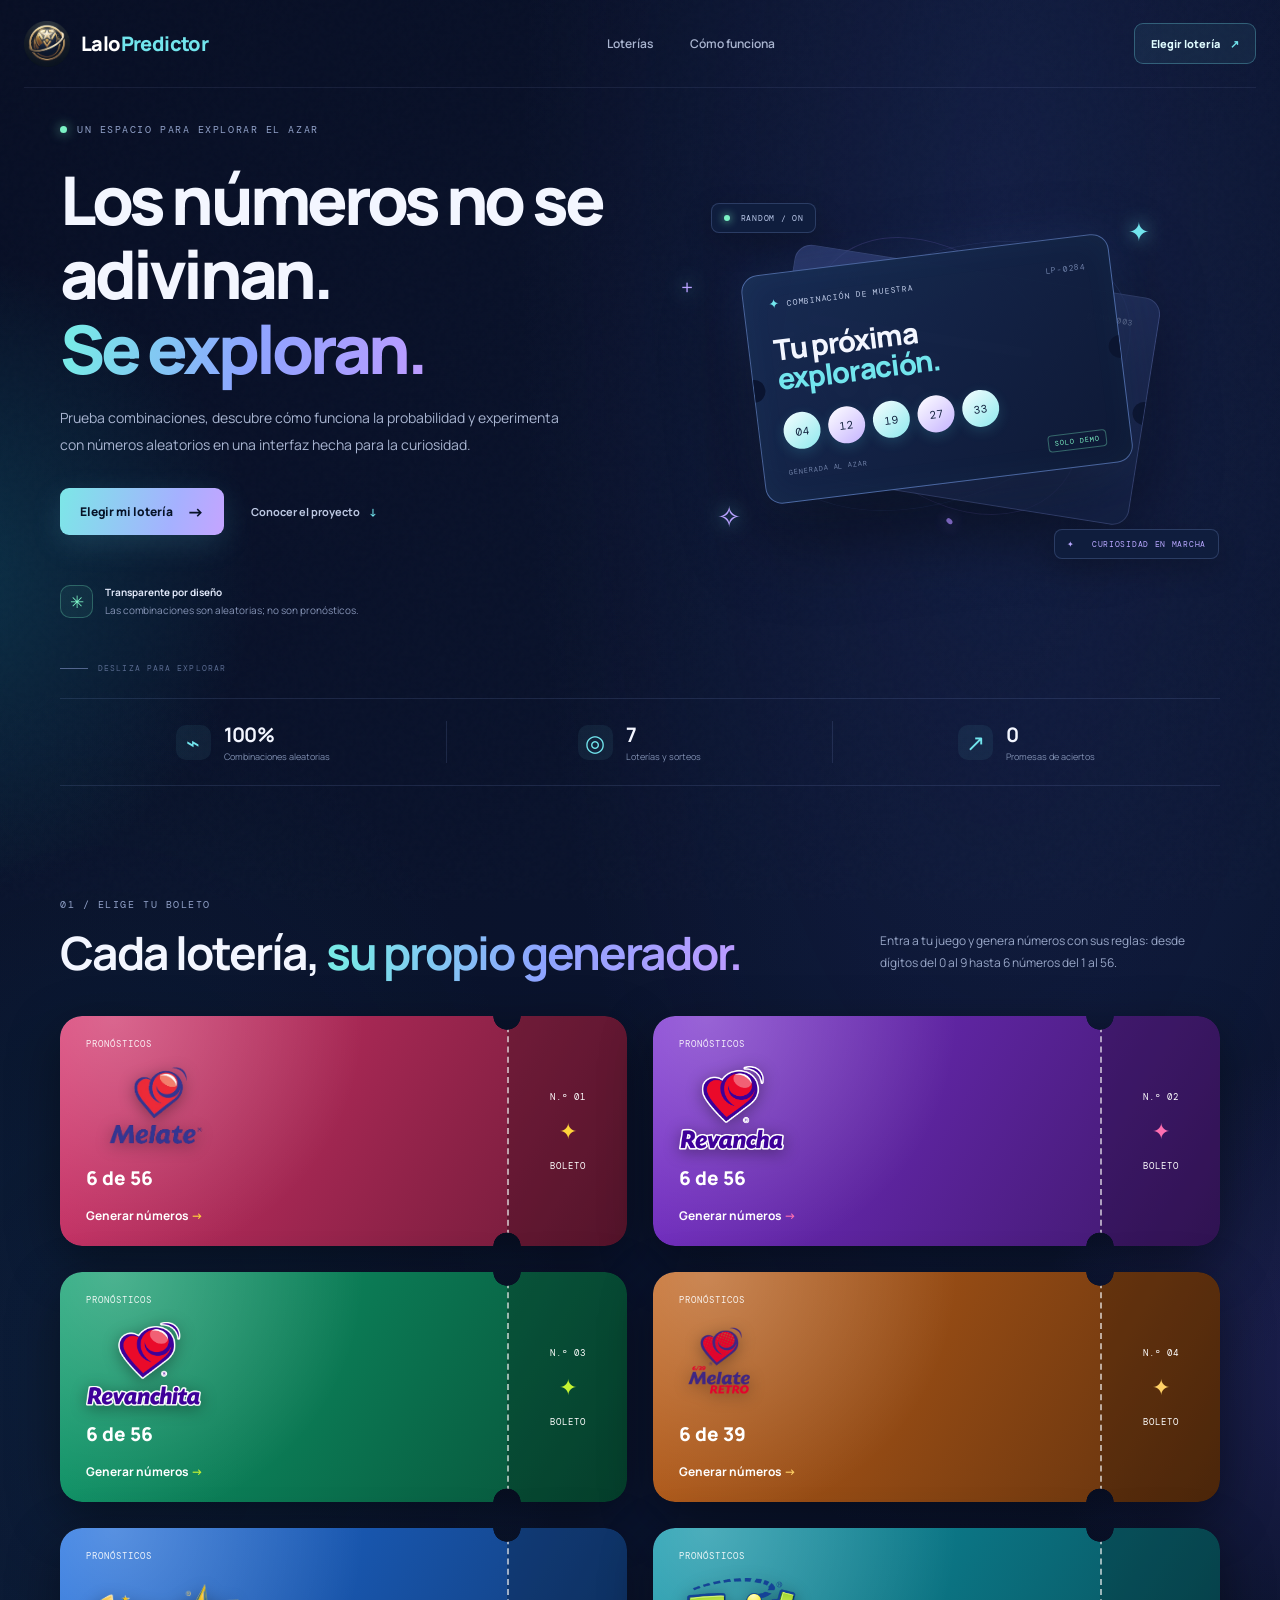
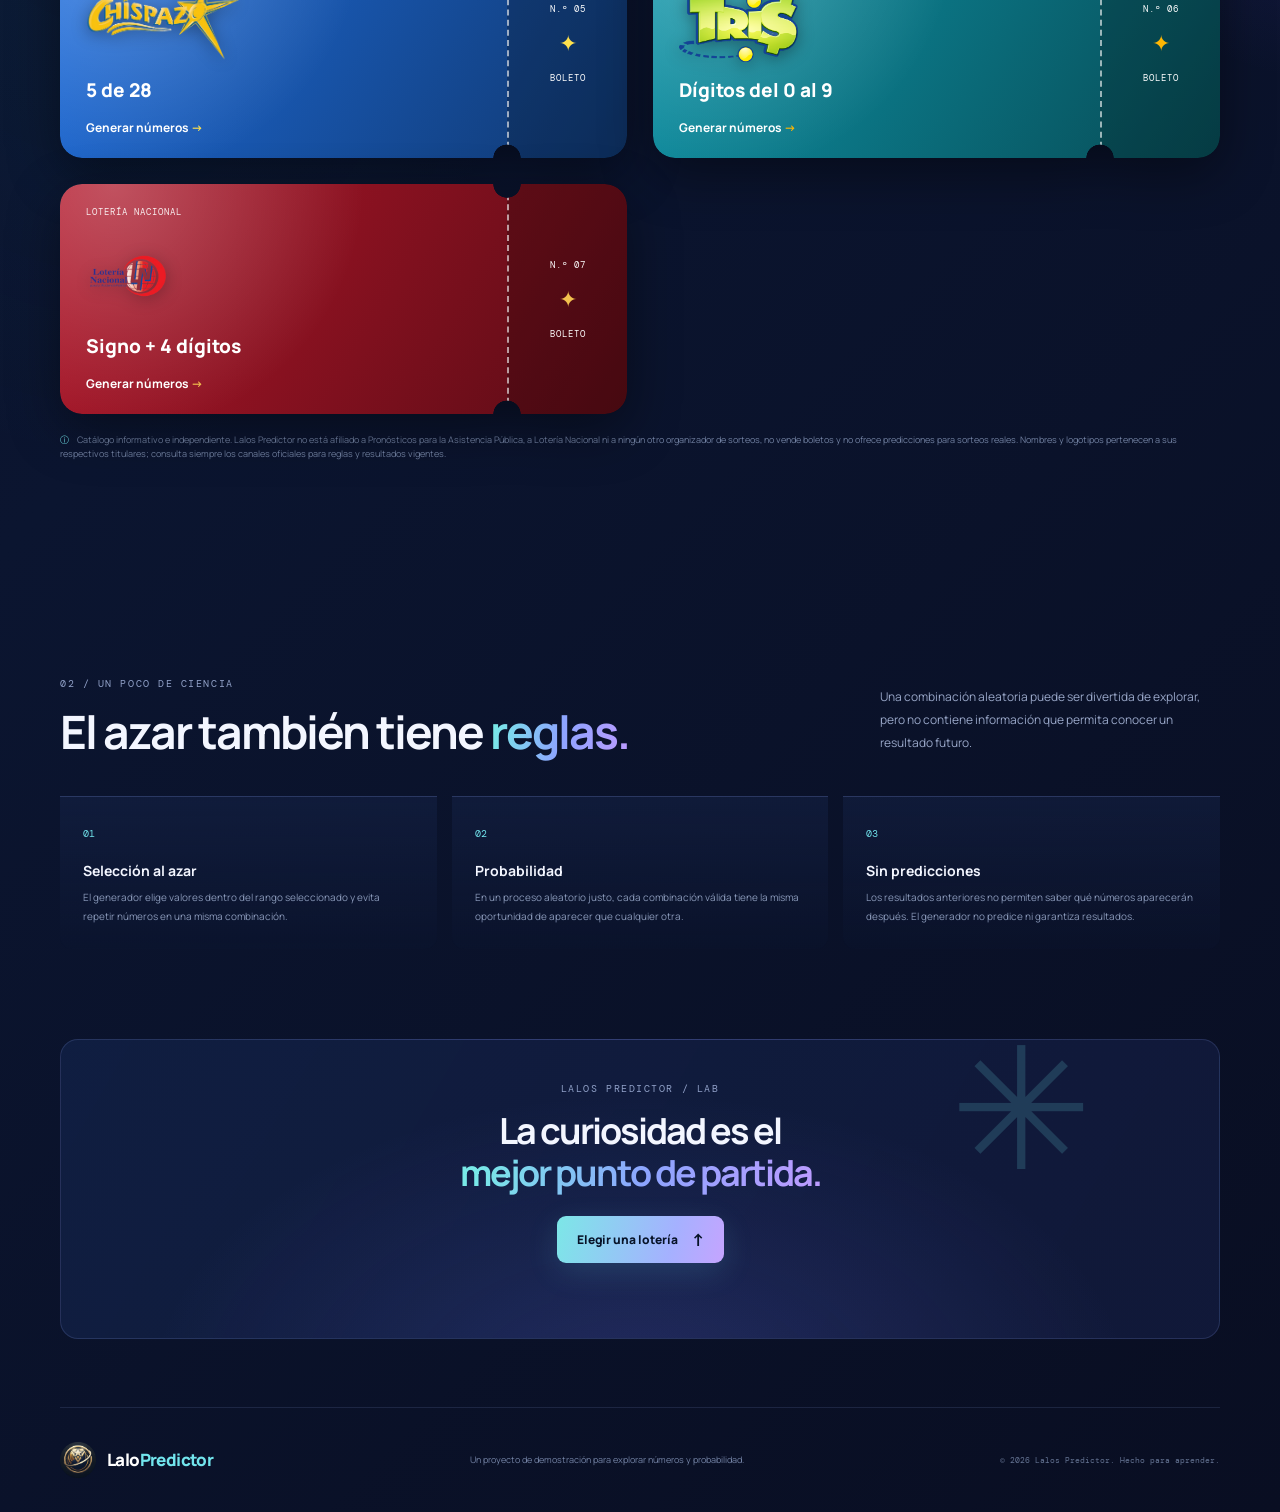
<file: index.html>
<!DOCTYPE html>
<html lang="es">
<head>
  <meta charset="UTF-8" />
  <meta name="viewport" content="width=device-width, initial-scale=1.0" />
  <meta name="theme-color" content="#080f25" />
  <meta name="description" content="Lalos Predictor: laboratorio visual para explorar combinaciones aleatorias y aprender sobre probabilidad." />
  <title>Lalos Predictor — Explora el azar</title>
  <link rel="icon" type="image/png" href="assets/logo.png" />
  <link rel="apple-touch-icon" href="assets/logo.png" />
  <link rel="stylesheet" href="styles.css" />
  <script src="lotteries.js" defer></script>
  <script src="script.js" defer></script>
</head>
<body>
  <div class="page-glow page-glow-one" aria-hidden="true"></div>
  <div class="page-glow page-glow-two" aria-hidden="true"></div>
  <div class="noise" aria-hidden="true"></div>

  <header class="site-header">
    <a class="brand" href="#inicio" aria-label="Lalos Predictor, inicio"><img class="site-logo" data-site-logo alt=""><span class="brand-name">Lalo<span>Predictor</span></span></a>

    <button class="menu-toggle" id="menuToggle" aria-label="Abrir menú" aria-expanded="false">
      <span></span><span></span><span></span>
    </button>

    <nav class="main-nav" id="mainNav" aria-label="Navegación principal">
      <a href="#catalogo">Loterías</a>
      <a href="#como-funciona">Cómo funciona</a>
    </nav>

    <a class="header-cta" href="#catalogo">Elegir lotería <span aria-hidden="true">↗</span></a>
  </header>

  <main id="inicio">
    <section class="hero section-shell">
      <div class="hero-copy reveal">
        <div class="eyebrow"><span class="live-dot"></span> UN ESPACIO PARA EXPLORAR EL AZAR</div>
        <h1>Los números no se adivinan.<br /><span>Se exploran.</span></h1>
        <p class="hero-description">Prueba combinaciones, descubre cómo funciona la probabilidad y experimenta con números aleatorios en una interfaz hecha para la curiosidad.</p>
        <div class="hero-actions">
          <a class="button button-primary" href="#catalogo">Elegir mi lotería <span>→</span></a>
          <a class="text-link" href="#como-funciona">Conocer el proyecto <span>↓</span></a>
        </div>
        <div class="hero-proof">
          <div class="proof-icon">✳</div>
          <p><strong>Transparente por diseño</strong><br /><span>Las combinaciones son aleatorias; no son pronósticos.</span></p>
        </div>
      </div>

      <div class="hero-art reveal" aria-label="Ilustración decorativa de una tarjeta de combinación">
        <div class="orbit orbit-a"></div>
        <div class="orbit orbit-b"></div>
        <div class="floating-spark spark-one">✦</div>
        <div class="floating-spark spark-two">✧</div>
        <div class="floating-spark spark-three">+</div>
        <div class="ticket ticket-back">
          <div class="ticket-topline"><span>LP / LAB</span><span>DEMO 003</span></div>
          <div class="ticket-skeleton"></div>
          <div class="ticket-skeleton short"></div>
          <div class="ticket-faint-balls"><i></i><i></i><i></i><i></i></div>
        </div>
        <div class="ticket ticket-front">
          <div class="ticket-topline"><span class="ticket-label"><span class="ticket-star">✦</span> COMBINACIÓN DE MUESTRA</span><span class="ticket-code">LP-0284</span></div>
          <div class="ticket-title">Tu próxima<br /><em>exploración.</em></div>
          <div class="ticket-number-row" aria-hidden="true"><b>04</b><b>12</b><b>19</b><b>27</b><b>33</b></div>
          <div class="ticket-bottom"><span>GENERADA AL AZAR</span><span class="ticket-stamp">SOLO DEMO</span></div>
        </div>
        <div class="floating-chip chip-top"><span class="chip-pulse"></span> RANDOM / ON</div>
        <div class="floating-chip chip-bottom">✦ &nbsp; CURIOSIDAD EN MARCHA</div>
      </div>

      <div class="hero-scroll"><span></span> DESLIZA PARA EXPLORAR</div>
    </section>

    <section class="metrics section-shell" aria-label="Características del laboratorio">
      <div class="metric-card"><span class="metric-icon">⌁</span><div><strong>100%</strong><small>Combinaciones aleatorias</small></div></div>
      <div class="metric-card"><span class="metric-icon">◎</span><div><strong id="lotteryCount">20</strong><small>Loterías y sorteos</small></div></div>
      <div class="metric-card"><span class="metric-icon">↗</span><div><strong>0</strong><small>Promesas de aciertos</small></div></div>
    </section>

    <section class="section-shell content-section" id="catalogo">
      <div class="section-heading reveal">
        <div><div class="eyebrow">01 / ELIGE TU BOLETO</div><h2>Cada lotería, <span>su propio generador.</span></h2></div>
        <p>Entra a tu juego y genera números con sus reglas: desde dígitos del 0 al 9 hasta 6 números del 1 al 56.</p>
      </div>
      <div class="boleto-grid reveal" id="lotteryGrid" aria-label="Loterías disponibles"></div>
      <p class="micro-note"><span>ⓘ</span> Catálogo informativo e independiente. Lalos Predictor no está afiliado a Pronósticos para la Asistencia Pública, a Lotería Nacional ni a ningún otro organizador de sorteos, no vende boletos y no ofrece predicciones para sorteos reales. Nombres y logotipos pertenecen a sus respectivos titulares; consulta siempre los canales oficiales para reglas y resultados vigentes.</p>
    </section>

    <section class="section-shell content-section explainer" id="como-funciona">
      <div class="section-heading reveal">
        <div><div class="eyebrow">02 / UN POCO DE CIENCIA</div><h2>El azar también tiene <span>reglas.</span></h2></div>
        <p>Una combinación aleatoria puede ser divertida de explorar, pero no contiene información que permita conocer un resultado futuro.</p>
      </div>
      <div class="explain-grid">
        <article class="explain-card reveal"><span class="explain-icon">01</span><h3>Selección al azar</h3><p>El generador elige valores dentro del rango seleccionado y evita repetir números en una misma combinación.</p></article>
        <article class="explain-card reveal"><span class="explain-icon">02</span><h3>Probabilidad</h3><p>En un proceso aleatorio justo, cada combinación válida tiene la misma oportunidad de aparecer que cualquier otra.</p></article>
        <article class="explain-card reveal"><span class="explain-icon">03</span><h3>Sin predicciones</h3><p>Los resultados anteriores no permiten saber qué números aparecerán después. El generador no predice ni garantiza resultados.</p></article>
      </div>
    </section>

    <section class="closing section-shell reveal">
      <div class="closing-orb" aria-hidden="true">✳</div>
      <div class="eyebrow">LALOS PREDICTOR / LAB</div>
      <h2>La curiosidad es el<br /><span>mejor punto de partida.</span></h2>
      <a class="button button-primary" href="#catalogo">Elegir una lotería <span>↑</span></a>
    </section>
  </main>

  <footer class="site-footer section-shell">
    <a class="brand footer-brand" href="#inicio" aria-label="Lalos Predictor, inicio"><img class="site-logo" data-site-logo alt=""><span class="brand-name">Lalo<span>Predictor</span></span></a>
    <p>Un proyecto de demostración para explorar números y probabilidad.</p>
    <span class="footer-copy">© <span id="currentYear"></span> Lalos Predictor. Hecho para aprender.</span>
  </footer>
</body>
</html>
</file>
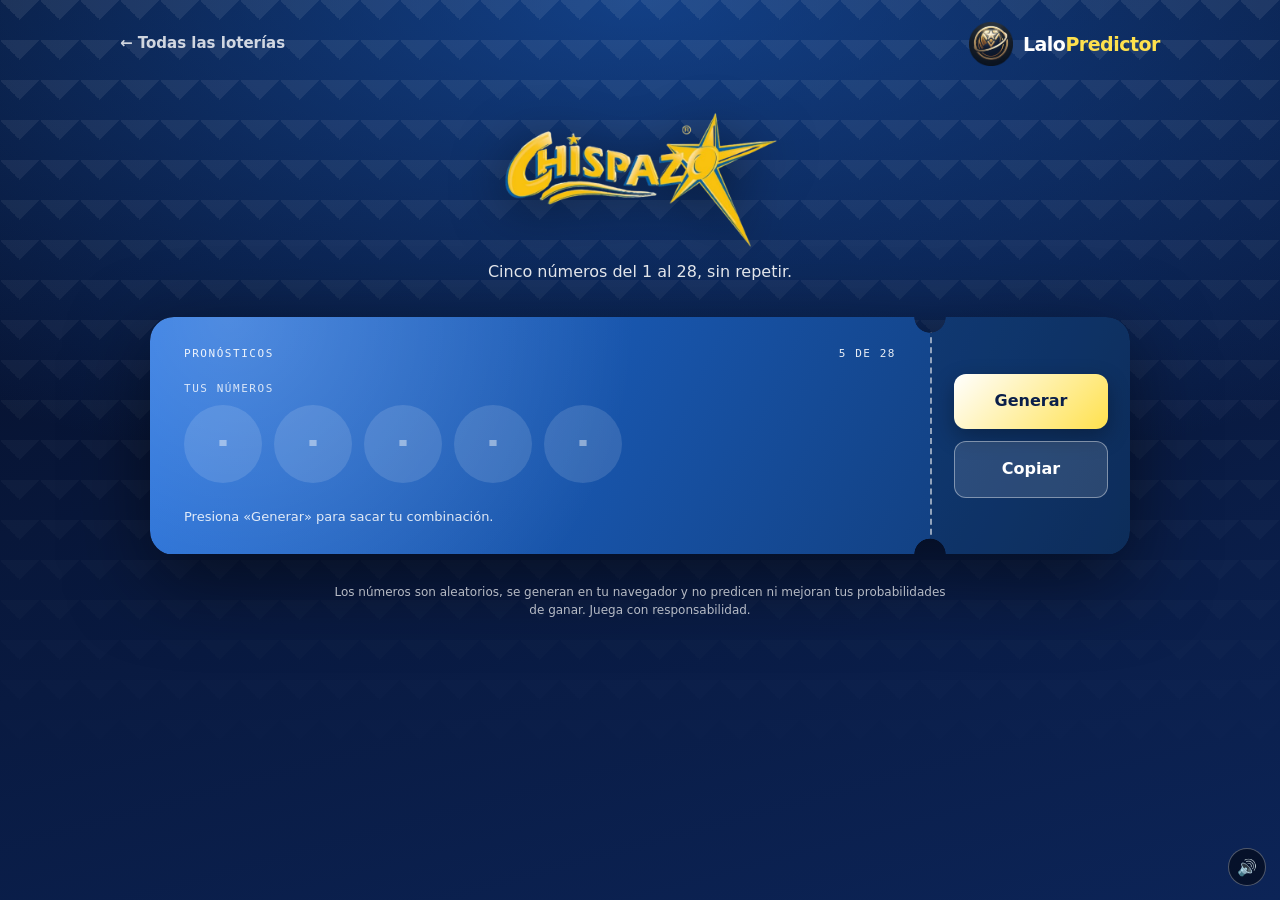
<file: chispazo/index.html>
<!DOCTYPE html>
<html lang="es">
<head>
  <meta charset="UTF-8">
  <meta name="viewport" content="width=device-width, initial-scale=1">
  <meta name="theme-color" content="#050d24">
  <meta name="description" content="Genera combinaciones aleatorias para Chispazo (5 de 28). Solo azar, sin predicciones.">
  <title>Chispazo · Generador de números aleatorios | Lalos Predictor</title>
  <link rel="stylesheet" href="../assets/lottery.css">
  <link rel="stylesheet" href="theme.css">
  <script>window.LOTTERY={"name": "Chispazo", "groups": [{"label": "Tus números", "n": 5, "min": 1, "max": 28, "uniq": true, "pad": 2, "sort": true}]};</script>
  <script src="../assets/lottery.js" defer></script>
</head>
<body>
  <div class="deco" aria-hidden="true"></div>
  <header class="top"><a class="back" href="../#catalogo">← Todas las loterías</a><a class="mark" href="../" aria-label="Lalos Predictor, inicio">LP<b>.</b></a></header>
  <main>
    <img class="logo" data-logo src="../assets/logos/chispazo.png" alt="Chispazo">
    <p class="sub">Cinco números del 1 al 28, sin repetir.</p>
    <div class="wrap">
      <section class="ticket" aria-label="Generador de Chispazo">
        <div class="face">
          <div class="meta"><span>Pronósticos</span><span>5 de 28</span></div>
          <div id="out" aria-live="polite"></div>
          <p class="cap" id="cap">Presiona «Generar» para sacar tu combinación.</p>
        </div>
        <div class="stub">
          <label class="count" id="countWrap" hidden>Cantidad<select id="count"></select></label>
          <button class="btn" id="gen" type="button">Generar</button>
          <button class="btn ghost" id="copy" type="button">Copiar</button>
        </div>
      </section>
    </div>
    <p class="note">Los números son aleatorios, se generan en tu navegador y no predicen ni mejoran tus probabilidades de ganar. Juega con responsabilidad.</p>
  </main>
</body>
</html>
</file>
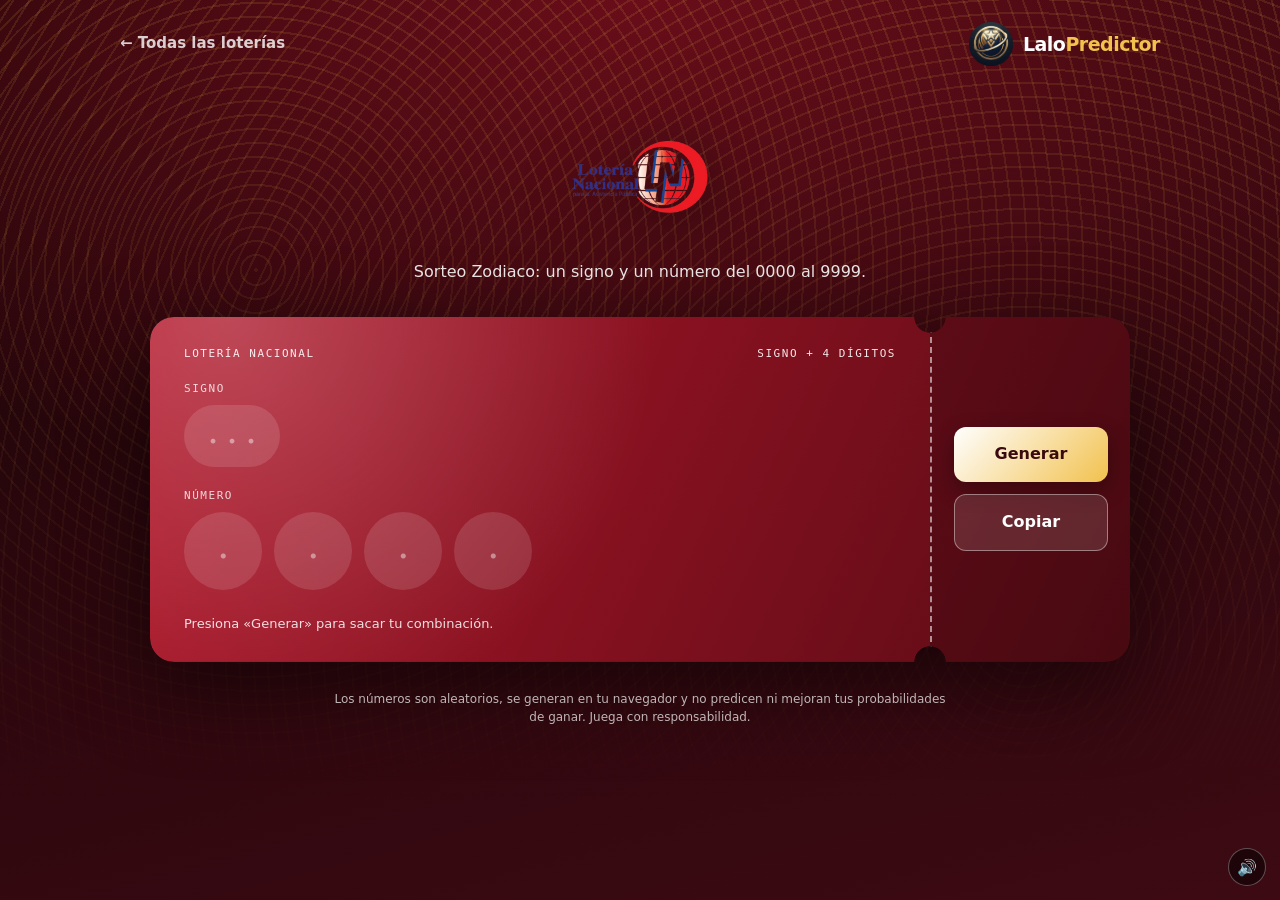
<file: loterianacional/index.html>
<!DOCTYPE html>
<html lang="es">
<head>
  <meta charset="UTF-8">
  <meta name="viewport" content="width=device-width, initial-scale=1">
  <meta name="theme-color" content="#1a0407">
  <meta name="description" content="Genera combinaciones aleatorias para Lotería Nacional (Signo + 4 dígitos). Solo azar, sin predicciones.">
  <title>Lotería Nacional · Generador de números aleatorios | Lalos Predictor</title>
  <link rel="stylesheet" href="../assets/lottery.css">
  <link rel="stylesheet" href="theme.css">
  <script>window.LOTTERY={"name": "Lotería Nacional", "groups": [{"label": "Signo", "values": ["Aries", "Tauro", "Géminis", "Cáncer", "Leo", "Virgo", "Libra", "Escorpión", "Sagitario", "Capricornio", "Acuario", "Piscis"]}, {"label": "Número", "n": 4, "min": 0, "max": 9, "uniq": false, "pad": 1, "sort": false, "join": true}]};</script>
  <script src="../assets/lottery.js" defer></script>
</head>
<body>
  <div class="deco" aria-hidden="true"></div>
  <header class="top"><a class="back" href="../#catalogo">← Todas las loterías</a><a class="mark" href="../" aria-label="Lalos Predictor, inicio">LP<b>.</b></a></header>
  <main>
    <img class="logo" data-logo src="../assets/logos/loterianacional.png" alt="Lotería Nacional">
    <p class="sub">Sorteo Zodiaco: un signo y un número del 0000 al 9999.</p>
    <div class="wrap">
      <section class="ticket" aria-label="Generador de Lotería Nacional">
        <div class="face">
          <div class="meta"><span>Lotería Nacional</span><span>Signo + 4 dígitos</span></div>
          <div id="out" aria-live="polite"></div>
          <p class="cap" id="cap">Presiona «Generar» para sacar tu combinación.</p>
        </div>
        <div class="stub">
          <label class="count" id="countWrap" hidden>Cantidad<select id="count"></select></label>
          <button class="btn" id="gen" type="button">Generar</button>
          <button class="btn ghost" id="copy" type="button">Copiar</button>
        </div>
      </section>
    </div>
    <p class="note">Los números son aleatorios, se generan en tu navegador y no predicen ni mejoran tus probabilidades de ganar. Juega con responsabilidad.</p>
  </main>
</body>
</html>
</file>
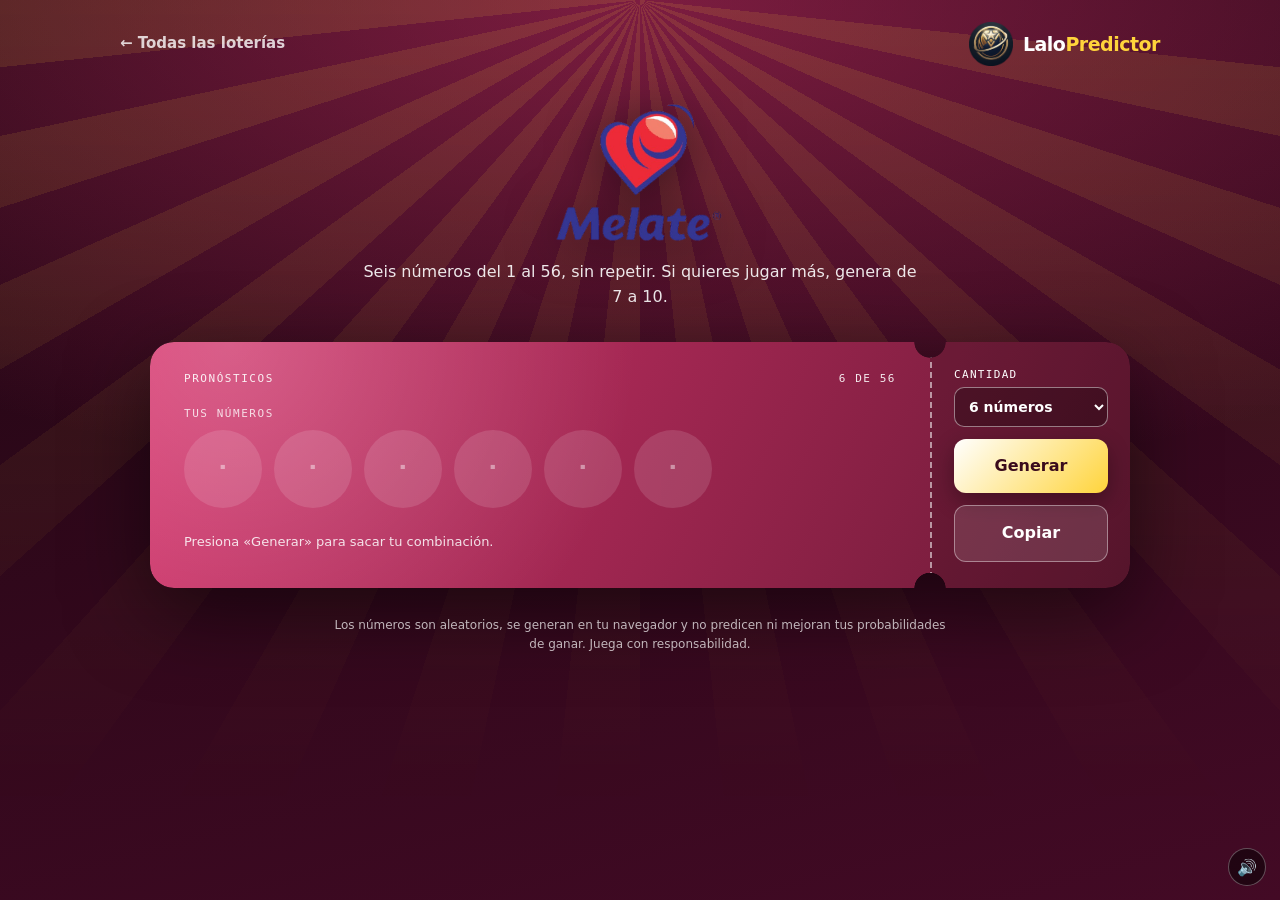
<file: melate/index.html>
<!DOCTYPE html>
<html lang="es">
<head>
  <meta charset="UTF-8">
  <meta name="viewport" content="width=device-width, initial-scale=1">
  <meta name="theme-color" content="#1f0612">
  <meta name="description" content="Genera combinaciones aleatorias para Melate (6 de 56). Solo azar, sin predicciones.">
  <title>Melate · Generador de números aleatorios | Lalos Predictor</title>
  <link rel="stylesheet" href="../assets/lottery.css">
  <link rel="stylesheet" href="theme.css">
  <script>window.LOTTERY={"name": "Melate", "groups": [{"label": "Tus números", "n": 6, "min": 1, "max": 56, "uniq": true, "pad": 2, "sort": true, "counts": [6, 7, 8, 9, 10]}]};</script>
  <script src="../assets/lottery.js" defer></script>
</head>
<body>
  <div class="deco" aria-hidden="true"></div>
  <header class="top"><a class="back" href="../#catalogo">← Todas las loterías</a><a class="mark" href="../" aria-label="Lalos Predictor, inicio">LP<b>.</b></a></header>
  <main>
    <img class="logo" data-logo src="../assets/logos/melate.png" alt="Melate">
    <p class="sub">Seis números del 1 al 56, sin repetir. Si quieres jugar más, genera de 7 a 10.</p>
    <div class="wrap">
      <section class="ticket" aria-label="Generador de Melate">
        <div class="face">
          <div class="meta"><span>Pronósticos</span><span>6 de 56</span></div>
          <div id="out" aria-live="polite"></div>
          <p class="cap" id="cap">Presiona «Generar» para sacar tu combinación.</p>
        </div>
        <div class="stub">
          <label class="count" id="countWrap" hidden>Cantidad<select id="count"></select></label>
          <button class="btn" id="gen" type="button">Generar</button>
          <button class="btn ghost" id="copy" type="button">Copiar</button>
        </div>
      </section>
    </div>
    <p class="note">Los números son aleatorios, se generan en tu navegador y no predicen ni mejoran tus probabilidades de ganar. Juega con responsabilidad.</p>
  </main>
</body>
</html>
</file>
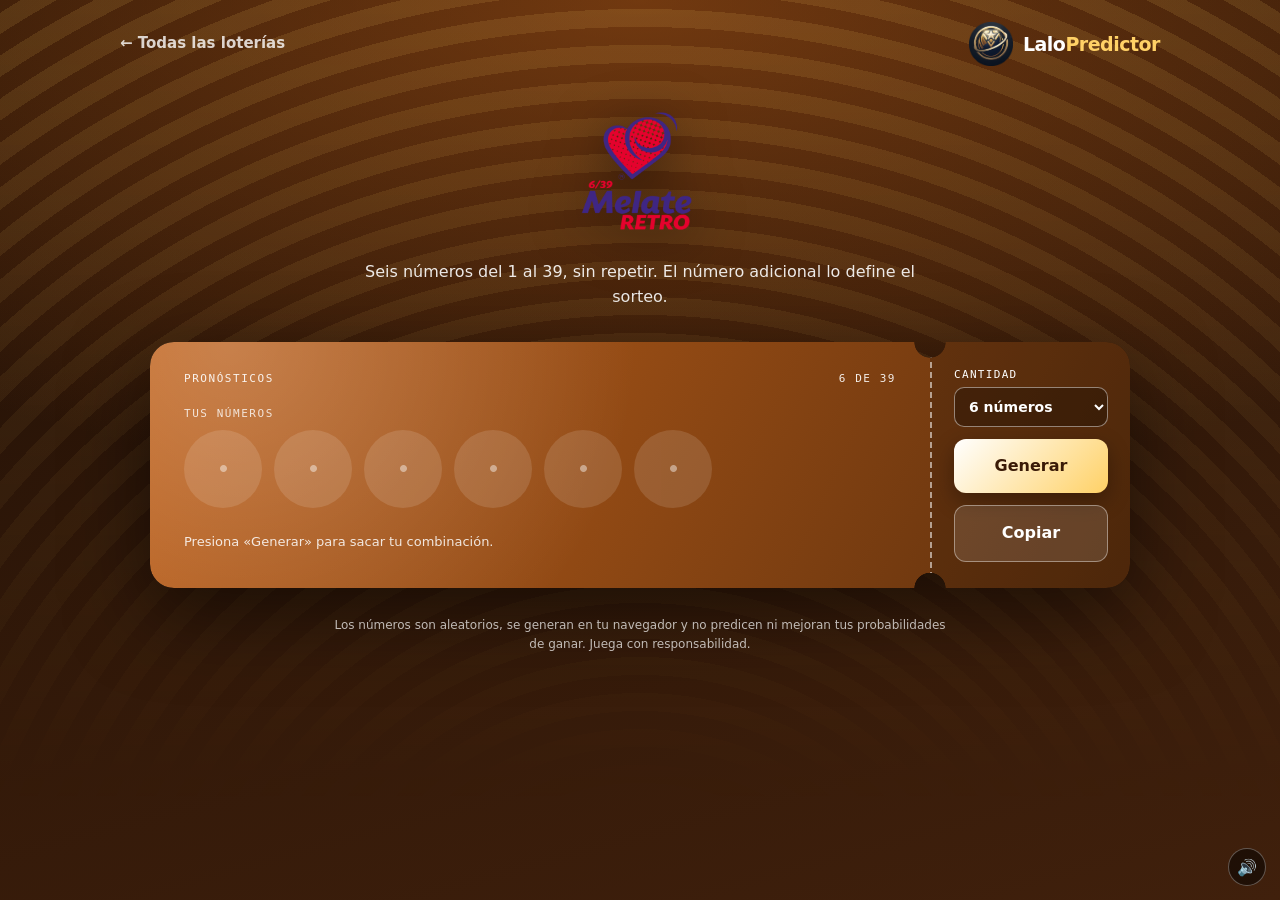
<file: melateretro/index.html>
<!DOCTYPE html>
<html lang="es">
<head>
  <meta charset="UTF-8">
  <meta name="viewport" content="width=device-width, initial-scale=1">
  <meta name="theme-color" content="#1f0f05">
  <meta name="description" content="Genera combinaciones aleatorias para Melate Retro (6 de 39). Solo azar, sin predicciones.">
  <title>Melate Retro · Generador de números aleatorios | Lalos Predictor</title>
  <link rel="stylesheet" href="../assets/lottery.css">
  <link rel="stylesheet" href="theme.css">
  <script>window.LOTTERY={"name": "Melate Retro", "groups": [{"label": "Tus números", "n": 6, "min": 1, "max": 39, "uniq": true, "pad": 2, "sort": true, "counts": [6, 7, 8, 9, 10]}]};</script>
  <script src="../assets/lottery.js" defer></script>
</head>
<body>
  <div class="deco" aria-hidden="true"></div>
  <header class="top"><a class="back" href="../#catalogo">← Todas las loterías</a><a class="mark" href="../" aria-label="Lalos Predictor, inicio">LP<b>.</b></a></header>
  <main>
    <img class="logo" data-logo src="../assets/logos/melateretro.png" alt="Melate Retro">
    <p class="sub">Seis números del 1 al 39, sin repetir. El número adicional lo define el sorteo.</p>
    <div class="wrap">
      <section class="ticket" aria-label="Generador de Melate Retro">
        <div class="face">
          <div class="meta"><span>Pronósticos</span><span>6 de 39</span></div>
          <div id="out" aria-live="polite"></div>
          <p class="cap" id="cap">Presiona «Generar» para sacar tu combinación.</p>
        </div>
        <div class="stub">
          <label class="count" id="countWrap" hidden>Cantidad<select id="count"></select></label>
          <button class="btn" id="gen" type="button">Generar</button>
          <button class="btn ghost" id="copy" type="button">Copiar</button>
        </div>
      </section>
    </div>
    <p class="note">Los números son aleatorios, se generan en tu navegador y no predicen ni mejoran tus probabilidades de ganar. Juega con responsabilidad.</p>
  </main>
</body>
</html>
</file>
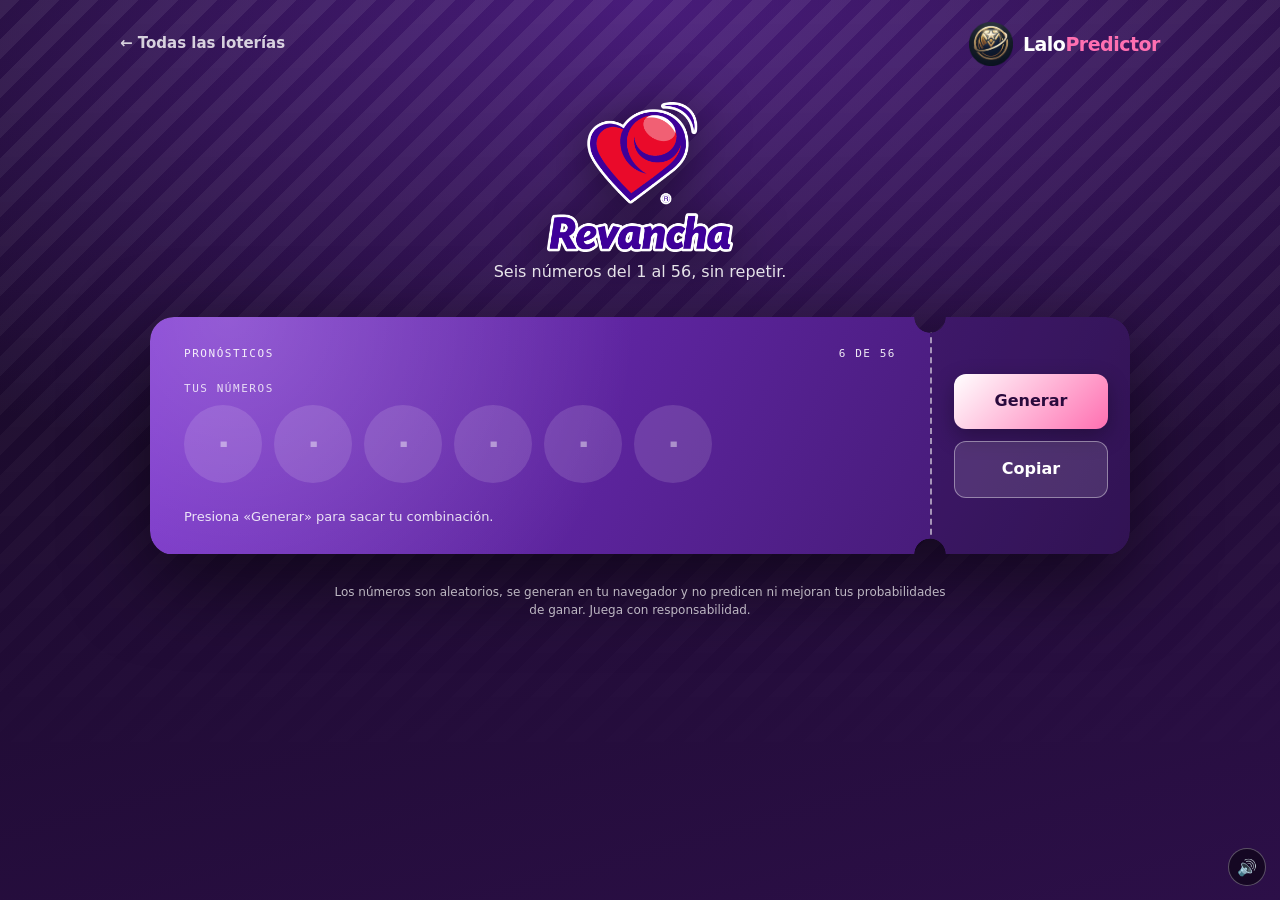
<file: revancha/index.html>
<!DOCTYPE html>
<html lang="es">
<head>
  <meta charset="UTF-8">
  <meta name="viewport" content="width=device-width, initial-scale=1">
  <meta name="theme-color" content="#13081f">
  <meta name="description" content="Genera combinaciones aleatorias para Revancha (6 de 56). Solo azar, sin predicciones.">
  <title>Revancha · Generador de números aleatorios | Lalos Predictor</title>
  <link rel="stylesheet" href="../assets/lottery.css">
  <link rel="stylesheet" href="theme.css">
  <script>window.LOTTERY={"name": "Revancha", "groups": [{"label": "Tus números", "n": 6, "min": 1, "max": 56, "uniq": true, "pad": 2, "sort": true}]};</script>
  <script src="../assets/lottery.js" defer></script>
</head>
<body>
  <div class="deco" aria-hidden="true"></div>
  <header class="top"><a class="back" href="../#catalogo">← Todas las loterías</a><a class="mark" href="../" aria-label="Lalos Predictor, inicio">LP<b>.</b></a></header>
  <main>
    <img class="logo" data-logo src="../assets/logos/revancha.png" alt="Revancha">
    <p class="sub">Seis números del 1 al 56, sin repetir.</p>
    <div class="wrap">
      <section class="ticket" aria-label="Generador de Revancha">
        <div class="face">
          <div class="meta"><span>Pronósticos</span><span>6 de 56</span></div>
          <div id="out" aria-live="polite"></div>
          <p class="cap" id="cap">Presiona «Generar» para sacar tu combinación.</p>
        </div>
        <div class="stub">
          <label class="count" id="countWrap" hidden>Cantidad<select id="count"></select></label>
          <button class="btn" id="gen" type="button">Generar</button>
          <button class="btn ghost" id="copy" type="button">Copiar</button>
        </div>
      </section>
    </div>
    <p class="note">Los números son aleatorios, se generan en tu navegador y no predicen ni mejoran tus probabilidades de ganar. Juega con responsabilidad.</p>
  </main>
</body>
</html>
</file>
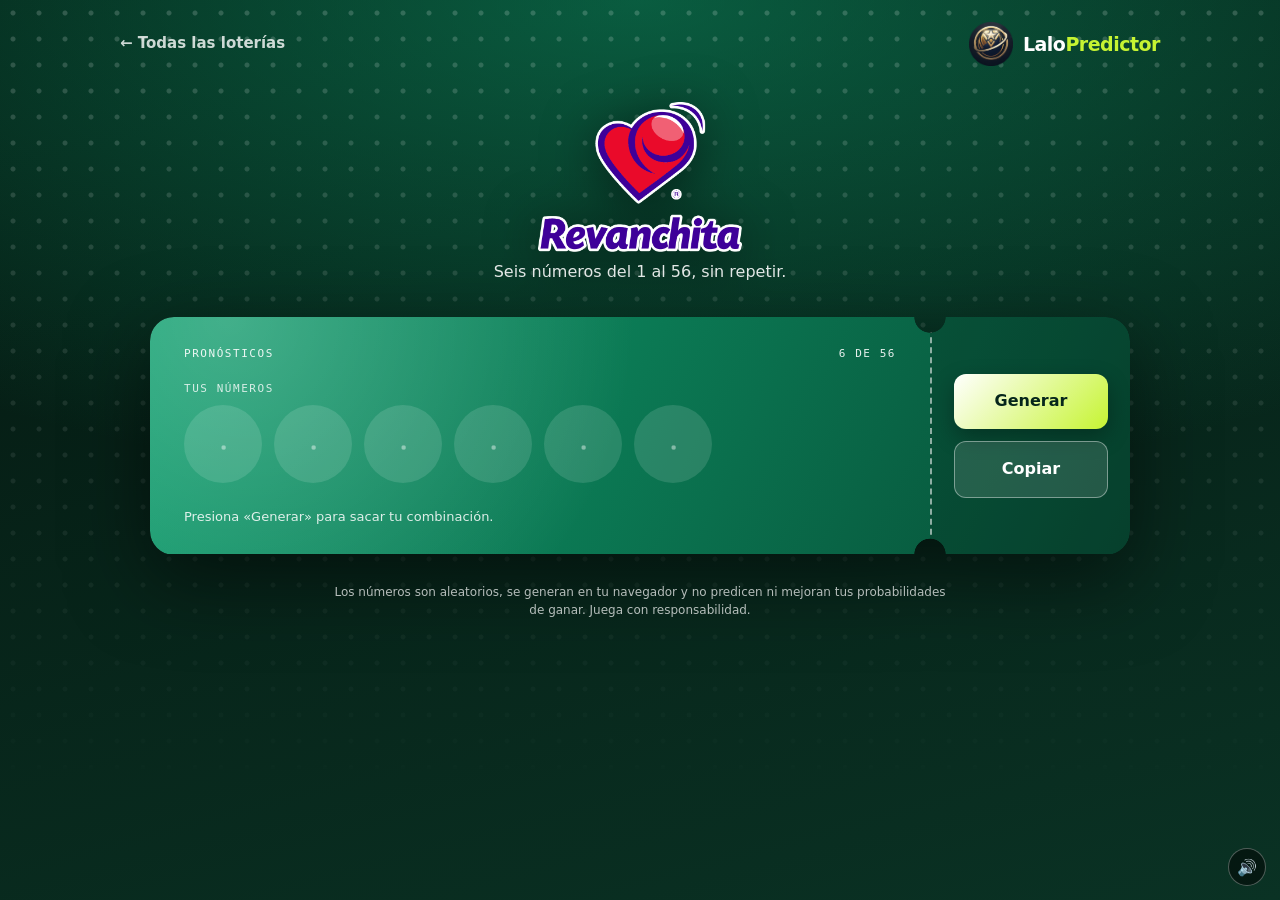
<file: revanchita/index.html>
<!DOCTYPE html>
<html lang="es">
<head>
  <meta charset="UTF-8">
  <meta name="viewport" content="width=device-width, initial-scale=1">
  <meta name="theme-color" content="#04160f">
  <meta name="description" content="Genera combinaciones aleatorias para Revanchita (6 de 56). Solo azar, sin predicciones.">
  <title>Revanchita · Generador de números aleatorios | Lalos Predictor</title>
  <link rel="stylesheet" href="../assets/lottery.css">
  <link rel="stylesheet" href="theme.css">
  <script>window.LOTTERY={"name": "Revanchita", "groups": [{"label": "Tus números", "n": 6, "min": 1, "max": 56, "uniq": true, "pad": 2, "sort": true}]};</script>
  <script src="../assets/lottery.js" defer></script>
</head>
<body>
  <div class="deco" aria-hidden="true"></div>
  <header class="top"><a class="back" href="../#catalogo">← Todas las loterías</a><a class="mark" href="../" aria-label="Lalos Predictor, inicio">LP<b>.</b></a></header>
  <main>
    <img class="logo" data-logo src="../assets/logos/revanchita.png" alt="Revanchita">
    <p class="sub">Seis números del 1 al 56, sin repetir.</p>
    <div class="wrap">
      <section class="ticket" aria-label="Generador de Revanchita">
        <div class="face">
          <div class="meta"><span>Pronósticos</span><span>6 de 56</span></div>
          <div id="out" aria-live="polite"></div>
          <p class="cap" id="cap">Presiona «Generar» para sacar tu combinación.</p>
        </div>
        <div class="stub">
          <label class="count" id="countWrap" hidden>Cantidad<select id="count"></select></label>
          <button class="btn" id="gen" type="button">Generar</button>
          <button class="btn ghost" id="copy" type="button">Copiar</button>
        </div>
      </section>
    </div>
    <p class="note">Los números son aleatorios, se generan en tu navegador y no predicen ni mejoran tus probabilidades de ganar. Juega con responsabilidad.</p>
  </main>
</body>
</html>
</file>
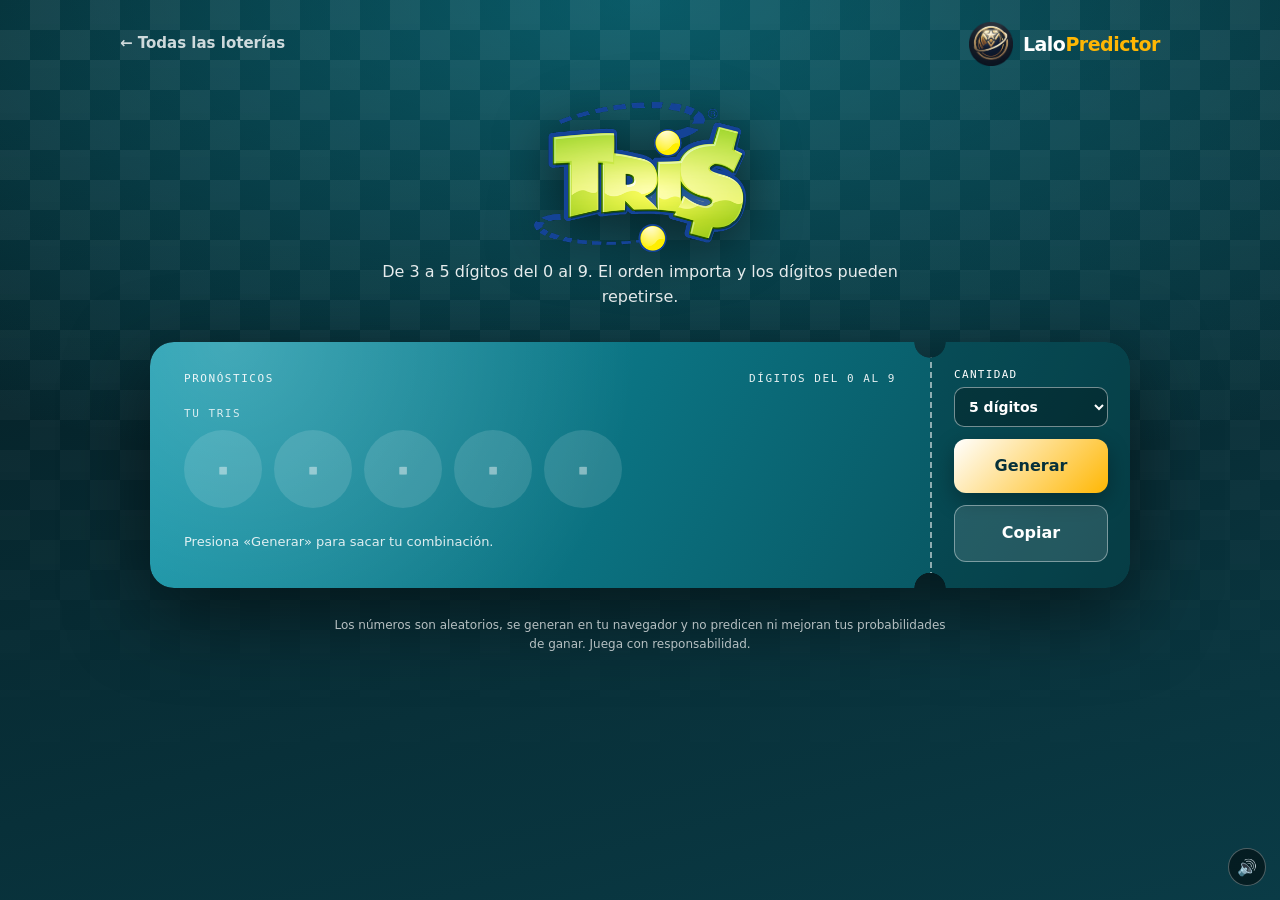
<file: tris/index.html>
<!DOCTYPE html>
<html lang="es">
<head>
  <meta charset="UTF-8">
  <meta name="viewport" content="width=device-width, initial-scale=1">
  <meta name="theme-color" content="#041a1f">
  <meta name="description" content="Genera combinaciones aleatorias para Tris (Dígitos del 0 al 9). Solo azar, sin predicciones.">
  <title>Tris · Generador de números aleatorios | Lalos Predictor</title>
  <link rel="stylesheet" href="../assets/lottery.css">
  <link rel="stylesheet" href="theme.css">
  <script>window.LOTTERY={"name": "Tris", "groups": [{"label": "Tu Tris", "n": 5, "min": 0, "max": 9, "uniq": false, "pad": 1, "sort": false, "counts": [5, 4, 3]}]};</script>
  <script src="../assets/lottery.js" defer></script>
</head>
<body>
  <div class="deco" aria-hidden="true"></div>
  <header class="top"><a class="back" href="../#catalogo">← Todas las loterías</a><a class="mark" href="../" aria-label="Lalos Predictor, inicio">LP<b>.</b></a></header>
  <main>
    <img class="logo" data-logo src="../assets/logos/tris.png" alt="Tris">
    <p class="sub">De 3 a 5 dígitos del 0 al 9. El orden importa y los dígitos pueden repetirse.</p>
    <div class="wrap">
      <section class="ticket" aria-label="Generador de Tris">
        <div class="face">
          <div class="meta"><span>Pronósticos</span><span>Dígitos del 0 al 9</span></div>
          <div id="out" aria-live="polite"></div>
          <p class="cap" id="cap">Presiona «Generar» para sacar tu combinación.</p>
        </div>
        <div class="stub">
          <label class="count" id="countWrap" hidden>Cantidad<select id="count"></select></label>
          <button class="btn" id="gen" type="button">Generar</button>
          <button class="btn ghost" id="copy" type="button">Copiar</button>
        </div>
      </section>
    </div>
    <p class="note">Los números son aleatorios, se generan en tu navegador y no predicen ni mejoran tus probabilidades de ganar. Juega con responsabilidad.</p>
  </main>
</body>
</html>
</file>
<file: styles.css>
@import url('https://fonts.googleapis.com/css2?family=DM+Mono:wght@400;500&family=Manrope:wght@400;500;600;700;800&display=swap');

:root {
  --bg: #080f25;
  --bg-deep: #060b1b;
  --panel: rgba(16, 28, 59, .74);
  --panel-solid: #101c3b;
  --text: #f3f6ff;
  --muted: #9ba8c7;
  --muted-2: #7180a6;
  --line: rgba(163, 184, 255, .13);
  --cyan: #72e5ed;
  --blue: #7b8cff;
  --violet: #a889ff;
  --mint: #7cf2c5;
  --mono: 'DM Mono', 'Courier New', monospace;
  --sans: 'Manrope', 'Segoe UI', sans-serif;
}

* { box-sizing: border-box; }
html { scroll-behavior: smooth; scroll-padding-top: 95px; }
body { margin: 0; min-width: 320px; color: var(--text); background: radial-gradient(ellipse at 78% 7%, rgba(52, 72, 154, .22), transparent 34%), radial-gradient(ellipse at 8% 44%, rgba(28, 111, 147, .12), transparent 28%), linear-gradient(135deg, #080f25 0%, #0b1530 49%, #090e22 100%); font-family: var(--sans); overflow-x: hidden; }
a { color: inherit; text-decoration: none; }
button, select { font: inherit; }
button { color: inherit; }
::selection { color: #071127; background: var(--cyan); }

.noise { position: fixed; inset: 0; z-index: -1; pointer-events: none; opacity: .035; background-image: url("data:image/svg+xml,%3Csvg viewBox='0 0 180 180' xmlns='http://www.w3.org/2000/svg'%3E%3Cfilter id='n'%3E%3CfeTurbulence type='fractalNoise' baseFrequency='.95' numOctaves='3' stitchTiles='stitch'/%3E%3C/filter%3E%3Crect width='100%25' height='100%25' filter='url(%23n)' opacity='.5'/%3E%3C/svg%3E"); }
.page-glow { position: absolute; width: 700px; height: 700px; border-radius: 50%; opacity: .17; pointer-events: none; z-index: -1; }
.page-glow-one { top: 225px; left: -415px; background: radial-gradient(circle, #1bdbed 0%, transparent 65%); }
.page-glow-two { top: 1015px; right: -425px; background: radial-gradient(circle, #795bff 0%, transparent 65%); }
.section-shell { width: min(1160px, calc(100% - 64px)); margin-inline: auto; }

.site-header { width: min(1240px, calc(100% - 48px)); height: 88px; margin: auto; display: flex; align-items: center; justify-content: space-between; border-bottom: 1px solid rgba(172, 191, 255, .09); position: relative; z-index: 20; }
.brand { display: inline-flex; align-items: center; gap: 11px; flex-shrink: 0; }
.brand-mark { width: 41px; height: 41px; display: grid; place-items: center; border: 1px solid rgba(114, 229, 237, .5); border-radius: 13px; color: white; font-weight: 800; letter-spacing: -2px; font-size: 17px; background: linear-gradient(145deg, rgba(114, 229, 237, .17), rgba(123, 140, 255, .12)); box-shadow: 0 0 26px rgba(114, 229, 237, .08), inset 0 0 15px rgba(114, 229, 237, .08); }
.brand-mark span { color: var(--cyan); }
.brand-copy { display: flex; flex-direction: column; gap: 3px; }
.brand-copy strong { font-size: 11px; letter-spacing: 1.55px; font-weight: 800; }
.brand-copy strong span { color: var(--cyan); }
.brand-copy small { color: #7382aa; font: 8px var(--mono); letter-spacing: 1.05px; }
.main-nav { display: flex; align-items: center; gap: 37px; margin-left: 40px; }
.main-nav a { color: #aab5d0; font-size: 12px; font-weight: 600; transition: color .25s; }
.main-nav a:hover { color: var(--cyan); }
.header-cta { padding: 12px 16px; border: 1px solid rgba(114, 229, 237, .3); border-radius: 9px; color: #dffcff; font-size: 11px; font-weight: 800; background: rgba(114, 229, 237, .07); transition: .25s; }
.header-cta span { color: var(--cyan); margin-left: 8px; }
.header-cta:hover { transform: translateY(-2px); border-color: var(--cyan); background: rgba(114, 229, 237, .13); box-shadow: 0 8px 26px rgba(65, 210, 226, .12); }
.menu-toggle { display: none; }

.hero { min-height: 610px; display: grid; grid-template-columns: 1.05fr .95fr; align-items: center; position: relative; padding-top: 30px; padding-bottom: 65px; }
.hero-copy { position: relative; z-index: 2; padding-bottom: 9px; }
.eyebrow { color: #91a1c8; font: 10px var(--mono); letter-spacing: 1.55px; display: flex; gap: 10px; align-items: center; }
.live-dot { width: 7px; height: 7px; display: inline-block; border-radius: 50%; background: var(--mint); box-shadow: 0 0 12px rgba(124, 242, 197, .8); animation: pulse 2s infinite; }
.hero h1 { margin: 26px 0 18px; font-size: clamp(42px, 5.25vw, 68px); line-height: 1.11; letter-spacing: -3.9px; font-weight: 800; }
.hero h1 span, .section-heading h2 span, .generator-copy h2 span, .closing h2 span { color: transparent; background: linear-gradient(100deg, #78e9e7 5%, #8da4ff 52%, #bd9bff 100%); background-clip: text; -webkit-background-clip: text; }
.hero-description { color: #a8b4d0; max-width: 500px; font-size: 14px; line-height: 1.95; }
.hero-actions { display: flex; align-items: center; gap: 27px; margin-top: 30px; }
.button { display: inline-flex; align-items: center; justify-content: center; gap: 14px; border: 0; border-radius: 9px; padding: 15px 20px; font-size: 12px; font-weight: 800; cursor: pointer; transition: transform .25s, box-shadow .25s, filter .25s; }
.button-primary { color: #071328; background: linear-gradient(105deg, #7ce7e7, #a5b1ff 68%, #c5a4ff); box-shadow: 0 9px 30px rgba(100, 203, 229, .16); }
.button-primary:hover { transform: translateY(-3px); box-shadow: 0 13px 34px rgba(100, 203, 229, .25); filter: saturate(1.16); }
.button-primary:active { transform: translateY(0) scale(.98); }
.button-primary span { font-size: 17px; line-height: 10px; }
.text-link { color: #bdc8e2; font-size: 11px; font-weight: 700; transition: color .2s; }
.text-link span { color: var(--cyan); margin-left: 7px; }
.text-link:hover { color: var(--cyan); }
.hero-proof { display: flex; align-items: center; gap: 12px; margin-top: 49px; }
.proof-icon { width: 33px; height: 33px; border: 1px solid rgba(124, 242, 197, .27); border-radius: 10px; display: grid; place-items: center; color: var(--mint); background: rgba(124, 242, 197, .06); font-size: 17px; }
.hero-proof p { margin: 0; color: #e0e7f8; font-size: 10px; line-height: 1.75; }
.hero-proof p span { color: #8795b7; }
.hero-art { height: 435px; position: relative; display: grid; place-items: center; perspective: 900px; }
.orbit { position: absolute; width: 390px; height: 390px; border-radius: 50%; border: 1px solid rgba(125, 155, 255, .12); transform: rotate(-23deg) scaleY(.62); }
.orbit-a::before, .orbit-b::before { content: ''; position: absolute; width: 7px; height: 7px; border-radius: 50%; background: var(--cyan); box-shadow: 0 0 18px var(--cyan); top: 32px; left: 65px; }
.orbit-b { width: 320px; height: 320px; transform: rotate(46deg) scaleY(.7); border-color: rgba(168, 137, 255, .17); }
.orbit-b::before { background: var(--violet); box-shadow: 0 0 18px var(--violet); top: auto; left: auto; bottom: 16px; right: 48px; }
.ticket { width: 370px; height: 230px; border-radius: 17px; position: absolute; padding: 21px 24px; overflow: hidden; }
.ticket::before, .ticket::after { content: ''; position: absolute; top: 50%; width: 23px; height: 23px; border-radius: 50%; background: #0a1430; transform: translateY(-50%); }
.ticket::before { left: -12px; }.ticket::after { right: -12px; }
.ticket-back { background: linear-gradient(145deg, #35447e, #17264c); border: 1px solid rgba(167, 184, 255, .25); transform: rotate(9deg) translate(18px, 6px); opacity: .72; box-shadow: 0 25px 70px rgba(0, 0, 0, .3); }
.ticket-front { background: linear-gradient(135deg, rgba(24, 43, 83, .98), rgba(14, 25, 53, .98)); border: 1px solid rgba(135, 176, 255, .48); transform: rotate(-7deg) translate(-7px, -8px); box-shadow: 0 35px 85px rgba(0, 0, 0, .38), 0 0 50px rgba(100, 153, 255, .12), inset 0 0 35px rgba(114, 229, 237, .04); animation: ticket-float 6s ease-in-out infinite; }
.ticket-front::after { background: #0b1530; }
.ticket-topline { display: flex; justify-content: space-between; align-items: center; color: #8d9dc1; font: 8px var(--mono); letter-spacing: .8px; }
.ticket-label { display: flex; align-items: center; gap: 7px; color: #c5d1ed; }
.ticket-star { color: var(--cyan); font-size: 13px; }
.ticket-code { color: #7183ac; }
.ticket-title { margin-top: 22px; font-size: 29px; font-weight: 800; line-height: 1.04; letter-spacing: -1.2px; }
.ticket-title em { color: var(--cyan); font-style: normal; }
.ticket-number-row { display: flex; gap: 8px; margin-top: 20px; }
.ticket-number-row b { width: 37px; height: 37px; display: grid; place-items: center; border-radius: 50%; color: #10203d; background: linear-gradient(145deg, #f5fdff, #8fe9ee); box-shadow: 0 4px 13px rgba(83, 223, 235, .16); font: 11px var(--mono); }
.ticket-number-row b:nth-child(2n) { background: linear-gradient(145deg, #fff, #c5b3ff); }
.ticket-bottom { display: flex; justify-content: space-between; margin-top: 17px; color: #7081a8; font: 7px var(--mono); letter-spacing: 1px; }
.ticket-stamp { color: var(--mint); border: 1px solid rgba(124, 242, 197, .35); border-radius: 4px; padding: 3px 6px; }
.ticket-skeleton { width: 70%; height: 9px; margin-top: 37px; border-radius: 20px; background: rgba(205, 220, 255, .18); }.ticket-skeleton.short { width: 42%; margin-top: 10px; }
.ticket-faint-balls { display: flex; gap: 10px; margin-top: 25px; }.ticket-faint-balls i { width: 24px; height: 24px; border-radius: 50%; background: rgba(174, 204, 255, .23); }
.floating-spark { position: absolute; z-index: 4; color: var(--cyan); text-shadow: 0 0 18px rgba(114, 229, 237, .8); animation: spark-float 4s ease-in-out infinite; }.spark-one { top: 55px; right: 70px; font-size: 26px; }.spark-two { bottom: 57px; left: 48px; color: #b9a2ff; font-size: 29px; animation-delay: -1s; }.spark-three { top: 115px; left: 12px; color: #b9a2ff; font-size: 21px; animation-delay: -2s; }
.floating-chip { position: absolute; z-index: 5; border: 1px solid rgba(157, 184, 255, .2); border-radius: 8px; padding: 9px 12px; color: #bac8e9; background: rgba(16, 30, 63, .9); box-shadow: 0 10px 30px rgba(0, 0, 0, .2); font: 8px var(--mono); letter-spacing: .7px; }.chip-top { top: 45px; left: 42px; }.chip-bottom { bottom: 34px; right: 1px; color: #b8a7ff; }.chip-pulse { display: inline-block; width: 6px; height: 6px; background: var(--mint); border-radius: 50%; margin-right: 5px; box-shadow: 0 0 8px var(--mint); }
.hero-scroll { position: absolute; bottom: 25px; left: 0; display: flex; align-items: center; gap: 10px; color: #58698e; font: 8px var(--mono); letter-spacing: 1.1px; }.hero-scroll span { width: 28px; height: 1px; background: #52658d; }

.metrics { display: grid; grid-template-columns: repeat(3, 1fr); border-top: 1px solid var(--line); border-bottom: 1px solid var(--line); padding: 22px 0; }
.metric-card { display: flex; align-items: center; justify-content: center; gap: 13px; border-right: 1px solid var(--line); }.metric-card:last-child { border: 0; }.metric-icon { color: var(--cyan); font-size: 23px; width: 35px; height: 35px; display: grid; place-items: center; border-radius: 10px; background: rgba(114, 229, 237, .07); }.metric-card strong { display: block; font-size: 20px; letter-spacing: -.7px; }.metric-card small { display: block; color: #8190b2; font-size: 9px; margin-top: 2px; }

.content-section { padding-top: 112px; padding-bottom: 105px; }
.section-heading { display: flex; align-items: end; justify-content: space-between; gap: 45px; margin-bottom: 36px; }.section-heading h2, .generator-copy h2, .closing h2 { margin: 15px 0 0; font-size: clamp(31px, 3.7vw, 46px); line-height: 1.18; letter-spacing: -2px; }.section-heading > p { max-width: 340px; margin: 0 0 5px; color: #98a6c7; font-size: 12px; line-height: 1.9; }
.format-grid { display: grid; grid-template-columns: repeat(3, 1fr); gap: 17px; }
.format-card { min-height: 278px; position: relative; display: flex; flex-direction: column; align-items: flex-start; padding: 23px 22px 19px; text-align: left; border: 1px solid rgba(158, 181, 255, .13); border-radius: 14px; background: linear-gradient(145deg, rgba(20, 35, 73, .75), rgba(13, 24, 52, .76)); cursor: pointer; overflow: hidden; transition: transform .28s, border-color .28s, box-shadow .28s, background .28s; }
.format-card::before { content: ''; position: absolute; inset: -1px; opacity: 0; background: radial-gradient(circle at 50% 0%, rgba(114, 229, 237, .15), transparent 65%); transition: opacity .3s; pointer-events: none; }
.format-card:hover, .format-card:focus-visible { transform: translateY(-7px) scale(1.012); border-color: rgba(114, 229, 237, .6); box-shadow: 0 18px 45px rgba(0, 0, 0, .22), 0 0 30px rgba(79, 207, 224, .09); outline: none; }.format-card:hover::before, .format-card:focus-visible::before { opacity: 1; }.format-card.featured { border-color: rgba(168, 137, 255, .35); background: linear-gradient(145deg, rgba(39, 39, 85, .77), rgba(16, 25, 57, .82)); }
.format-index { color: #7284ad; font: 8px var(--mono); letter-spacing: 1.3px; }.featured-tag { position: absolute; top: 17px; right: 16px; border: 1px solid rgba(190, 160, 255, .3); border-radius: 20px; padding: 5px 8px; color: #c6b4ff; background: rgba(168, 137, 255, .08); font: 7px var(--mono); letter-spacing: .8px; }
.format-visual { height: 68px; display: flex; align-items: center; gap: 5px; margin: 14px 0 9px; }.format-visual i { width: 32px; height: 32px; display: grid; place-items: center; border-radius: 50%; color: #10203b; background: linear-gradient(145deg, #f1ffff, #86e4e9); box-shadow: 0 5px 13px rgba(91, 221, 235, .12); font: 9px var(--mono); font-style: normal; transition: transform .3s; }.format-card:hover .format-visual i { transform: translateY(-4px) rotate(-7deg); }.format-visual i:nth-child(even) { background: linear-gradient(145deg, #fff, #c5b4ff); }.format-visual i:nth-child(3n) { transform: translateY(5px); }.format-card:hover .format-visual i:nth-child(3n) { transform: translateY(1px) rotate(6deg); }
.format-title { font-size: 15px; font-weight: 800; }.format-title span { color: var(--cyan); margin-left: 5px; font: 11px var(--mono); }.featured .format-title span { color: #bda8ff; }.format-description { max-width: 280px; color: #8e9dbd; margin-top: 8px; font-size: 10px; line-height: 1.7; }.format-link { margin-top: auto; padding-top: 17px; color: #c6d0e8; font-size: 9px; font-weight: 800; }.format-link b { color: var(--cyan); margin-left: 7px; font-size: 14px; }
.micro-note { margin: 19px 0 0; color: #7180a1; font-size: 9px; }.micro-note span { color: var(--cyan); margin-right: 6px; }

.generator-section { position: relative; overflow: hidden; border-top: 1px solid rgba(151, 177, 255, .12); border-bottom: 1px solid rgba(151, 177, 255, .12); background: linear-gradient(110deg, rgba(17, 31, 67, .88), rgba(17, 26, 62, .95) 56%, rgba(35, 29, 75, .82)); }.generator-glow { position: absolute; width: 500px; height: 500px; left: 50%; top: 50%; transform: translate(-50%, -50%); border-radius: 50%; background: rgba(68, 125, 221, .15); filter: blur(110px); pointer-events: none; }.generator-layout { min-height: 570px; padding-top: 85px; padding-bottom: 85px; display: grid; grid-template-columns: .82fr 1.18fr; align-items: center; gap: 72px; position: relative; z-index: 1; }.generator-copy h2 { font-size: clamp(34px, 4vw, 48px); margin-top: 21px; }.generator-copy > p { color: #9caacc; font-size: 12px; line-height: 1.95; max-width: 390px; margin-top: 20px; }.generator-facts { display: flex; flex-direction: column; gap: 12px; margin-top: 29px; color: #c8d3ec; font-size: 10px; }.fact-check { display: inline-grid; place-items: center; width: 17px; height: 17px; border-radius: 50%; margin-right: 8px; color: var(--mint); background: rgba(124, 242, 197, .1); font-size: 10px; }
.generator-panel { padding: 27px 27px 20px; border: 1px solid rgba(160, 185, 255, .23); border-radius: 17px; background: linear-gradient(145deg, rgba(13, 25, 56, .94), rgba(10, 20, 46, .95)); box-shadow: 0 25px 80px rgba(0, 0, 0, .27), inset 0 0 40px rgba(114, 229, 237, .025); backdrop-filter: blur(20px); }.panel-top { display: flex; align-items: center; justify-content: space-between; border-bottom: 1px solid rgba(161, 183, 255, .12); padding-bottom: 20px; }.panel-kicker { color: #8191b8; font: 8px var(--mono); letter-spacing: 1.4px; }.panel-top h3 { margin: 7px 0 0; font-size: 17px; letter-spacing: -.5px; }.panel-status { display: flex; align-items: center; gap: 7px; padding: 6px 8px; color: var(--mint); border: 1px solid rgba(124, 242, 197, .2); border-radius: 5px; background: rgba(124, 242, 197, .06); font: 7px var(--mono); letter-spacing: .8px; }.panel-status i { width: 5px; height: 5px; border-radius: 50%; background: var(--mint); box-shadow: 0 0 8px var(--mint); }
.select-label, .result-head { display: flex; justify-content: space-between; margin-top: 21px; color: #7f90b7; font: 8px var(--mono); letter-spacing: 1px; }.select-wrap { position: relative; margin-top: 8px; }.select-wrap select { width: 100%; appearance: none; padding: 12px 38px 12px 13px; border: 1px solid rgba(150, 175, 246, .2); border-radius: 8px; outline: none; color: #dce6ff; background: #15254a; font-size: 10px; cursor: pointer; }.select-wrap select:focus { border-color: var(--cyan); box-shadow: 0 0 0 3px rgba(114, 229, 237, .08); }.select-wrap select option { color: #eaf0ff; background: #15254a; }.select-wrap > span { position: absolute; right: 14px; top: 8px; color: var(--cyan); pointer-events: none; font-size: 17px; }
.result-head { margin-top: 27px; }.result-head span:last-child { color: #9baad0; }.number-display { min-height: 82px; display: flex; align-items: center; justify-content: center; flex-wrap: wrap; gap: 10px; padding: 13px 0 7px; }.number-ball { width: 49px; height: 49px; border-radius: 50%; display: grid; place-items: center; color: #10203b; background: linear-gradient(145deg, #f6ffff, #80e6e9); box-shadow: 0 7px 18px rgba(93, 216, 231, .16), inset -3px -4px 8px rgba(28, 116, 145, .12), inset 2px 3px 6px rgba(255, 255, 255, .9); font: 13px var(--mono); animation: ball-in .45s both; }.number-ball:nth-child(even) { background: linear-gradient(145deg, #fff, #c6b7ff); box-shadow: 0 7px 18px rgba(165, 137, 255, .14), inset -3px -4px 8px rgba(90, 65, 155, .1), inset 2px 3px 6px rgba(255, 255, 255, .9); }.number-ball:nth-child(3n) { background: linear-gradient(145deg, #f4fff9, #a4f1cf); }
.result-caption { min-height: 18px; text-align: center; color: #7585a9; font-size: 9px; }.generate-button { width: 100%; margin-top: 17px; padding: 14px 17px; }.button-spark { font-size: 15px; }.button-arrow { margin-left: auto; font-size: 18px; }.generate-button.is-generating .button-spark { animation: spin .7s linear infinite; }.panel-bottom { display: flex; justify-content: space-between; align-items: center; margin-top: 14px; }.subtle-button { padding: 4px 0; border: 0; color: #aebbd8; background: none; font-size: 9px; cursor: pointer; transition: color .2s; }.subtle-button:hover { color: var(--cyan); }.panel-bottom > span { color: #65769c; font: 8px var(--mono); }.demo-disclaimer { margin: 19px 0 0; padding-top: 13px; border-top: 1px solid rgba(160, 185, 255, .1); color: #6d7fa5; text-align: center; font: 7px var(--mono); letter-spacing: .8px; line-height: 1.7; }

.explainer { padding-bottom: 90px; }.explain-grid { display: grid; grid-template-columns: repeat(3, 1fr); gap: 15px; }.explain-card { padding: 23px; border-top: 1px solid rgba(137, 165, 255, .25); background: linear-gradient(180deg, rgba(24, 39, 78, .43), rgba(13, 23, 50, .2)); border-radius: 0 0 12px 12px; transition: transform .25s, border-color .25s; }.explain-card:hover { transform: translateY(-4px); border-color: var(--cyan); }.explain-icon { color: var(--cyan); font: 10px var(--mono); }.explain-card h3 { margin: 19px 0 8px; font-size: 14px; }.explain-card p { margin: 0; color: #8998b8; font-size: 10px; line-height: 1.9; }
.lottery-grid { display: grid; grid-template-columns: repeat(4, 1fr); gap: 14px; }
.lottery-card { position: relative; display: flex; flex-direction: column; border: 1px solid rgba(158, 181, 255, .15); border-radius: 13px; background: linear-gradient(160deg, rgba(20, 35, 73, .7), rgba(12, 22, 48, .78)); overflow: hidden; transition: transform .25s, border-color .25s, box-shadow .25s; animation: ball-in .5s both; }
.lottery-card:hover { transform: translateY(-5px); border-color: rgba(114, 229, 237, .45); box-shadow: 0 16px 38px rgba(0, 0, 0, .25); }
.lottery-card::before { content: ''; position: absolute; top: 37px; left: 50%; width: 14px; height: 14px; border-radius: 50%; background: var(--bg-deep); transform: translateX(-50%); z-index: 1; }
.lottery-stub { display: flex; align-items: center; justify-content: space-between; padding: 10px 13px; color: #7f90b7; font: 7px var(--mono); letter-spacing: .9px; border-bottom: 1px dashed rgba(163, 184, 255, .22); }
.lottery-stub span:last-child { color: #58698e; }
.lottery-body { padding: 16px 13px 14px; display: flex; flex-direction: column; gap: 9px; flex: 1; }
.lottery-badge { width: 38px; height: 38px; border-radius: 10px; display: grid; place-items: center; font: 11px var(--mono); font-weight: 700; color: #0c1733; box-shadow: 0 6px 16px rgba(0, 0, 0, .2); }
.lottery-org { color: #7284ad; font: 7px var(--mono); letter-spacing: .8px; text-transform: uppercase; }
.lottery-name { font-size: 13px; font-weight: 800; letter-spacing: -.3px; }
.lottery-desc { margin: 0; color: #8e9dbd; font-size: 9.5px; line-height: 1.65; flex: 1; }
.lottery-tag { align-self: flex-start; padding: 4px 8px; border: 1px solid rgba(114, 229, 237, .25); border-radius: 20px; color: #a9e9ec; font: 7px var(--mono); letter-spacing: .6px; background: rgba(114, 229, 237, .06); }
.load-more-wrap { display: flex; justify-content: center; margin: 24px 0 22px; }
.load-more-button { padding: 12px 22px; border: 1px solid rgba(160, 185, 255, .25); color: #dce6ff; background: rgba(21, 36, 73, .5); }
.load-more-button:hover { border-color: var(--cyan); background: rgba(21, 36, 73, .8); transform: translateY(-2px); }
.load-more-button.is-done { opacity: .5; cursor: default; transform: none !important; }

.closing { min-height: 300px; margin-bottom: 68px; padding: 42px 30px; text-align: center; position: relative; overflow: hidden; border: 1px solid rgba(148, 176, 255, .16); border-radius: 18px; background: radial-gradient(ellipse at 50% 120%, rgba(105, 112, 237, .2), transparent 60%), linear-gradient(120deg, rgba(18, 34, 72, .75), rgba(18, 26, 60, .86)); }.closing .eyebrow { justify-content: center; }.closing h2 { margin: 15px 0 22px; font-size: 36px; }.closing-orb { position: absolute; top: -52px; right: 11%; color: rgba(114, 229, 237, .17); font-size: 170px; animation: slow-spin 35s linear infinite; pointer-events: none; }
.site-footer { min-height: 105px; padding-top: 24px; padding-bottom: 24px; border-top: 1px solid var(--line); display: flex; align-items: center; justify-content: space-between; gap: 22px; }.footer-brand .brand-mark { width: 35px; height: 35px; border-radius: 10px; font-size: 14px; }.footer-brand .brand-copy strong { font-size: 9px; }.footer-brand .brand-copy small { font-size: 7px; }.site-footer > p { color: #7483a5; font-size: 9px; }.footer-copy { color: #667594; font: 8px var(--mono); }

.reveal { opacity: 0; transform: translateY(18px); transition: opacity .7s ease, transform .7s ease; }.reveal.visible { opacity: 1; transform: translateY(0); }
@keyframes pulse { 0%, 100% { box-shadow: 0 0 0 0 rgba(124, 242, 197, .45); } 50% { box-shadow: 0 0 0 6px rgba(124, 242, 197, 0); } }
@keyframes ticket-float { 0%, 100% { transform: rotate(-7deg) translate(-7px, -8px); } 50% { transform: rotate(-5deg) translate(-7px, -16px); } }
@keyframes spark-float { 0%, 100% { transform: translateY(0) rotate(0); } 50% { transform: translateY(-13px) rotate(16deg); } }
@keyframes ball-in { from { opacity: 0; transform: translateY(12px) scale(.7); } to { opacity: 1; transform: translateY(0) scale(1); } }
@keyframes spin { to { transform: rotate(360deg); } }
@keyframes slow-spin { to { transform: rotate(360deg); } }

@media (max-width: 900px) {
  .main-nav { gap: 19px; margin-left: 10px; }.lottery-grid { grid-template-columns: repeat(2, 1fr); }.hero { grid-template-columns: 1fr 1fr; }.hero-art { transform: scale(.88); }.generator-layout { gap: 35px; }.ticket { width: 340px; }.format-card { padding-inline: 17px; }.format-visual { gap: 3px; }.format-visual i { width: 29px; height: 29px; }
}
@media (max-width: 700px) {
  .section-shell { width: min(100% - 38px, 520px); }.site-header { width: calc(100% - 38px); height: 75px; }.brand-mark { width: 37px; height: 37px; }.brand-copy strong { font-size: 10px; }.brand-copy small { font-size: 7px; }.header-cta { display: none; }.menu-toggle { display: flex; flex-direction: column; justify-content: center; gap: 5px; width: 40px; height: 40px; border: 1px solid var(--line); border-radius: 9px; background: rgba(21, 36, 73, .7); cursor: pointer; }.menu-toggle span { width: 16px; height: 1px; margin-inline: auto; background: #d9e6ff; transition: .2s; }.menu-toggle[aria-expanded="true"] span:first-child { transform: translateY(6px) rotate(45deg); }.menu-toggle[aria-expanded="true"] span:nth-child(2) { opacity: 0; }.menu-toggle[aria-expanded="true"] span:last-child { transform: translateY(-6px) rotate(-45deg); }.main-nav { display: none; position: absolute; top: 67px; left: 0; right: 0; margin: 0; padding: 13px; flex-direction: column; align-items: stretch; gap: 0; border: 1px solid var(--line); border-radius: 12px; background: rgba(10, 19, 42, .97); box-shadow: 0 18px 45px rgba(0, 0, 0, .35); }.main-nav.open { display: flex; }.main-nav a { padding: 13px 10px; border-bottom: 1px solid rgba(150, 175, 246, .08); }.main-nav a:last-child { border: 0; }
  .hero { display: flex; flex-direction: column; align-items: stretch; padding-top: 68px; padding-bottom: 68px; }.hero h1 { font-size: clamp(42px, 12vw, 57px); letter-spacing: -2.8px; }.hero-description { font-size: 12px; }.hero-proof { margin-top: 32px; }.hero-art { height: 340px; width: 100%; margin-top: 18px; transform: scale(.88); transform-origin: center; }.ticket { width: min(345px, 90vw); height: 218px; }.ticket-front { padding: 19px 20px; }.ticket-title { font-size: 27px; }.ticket-number-row { gap: 6px; }.ticket-number-row b { width: 34px; height: 34px; }.orbit { width: 340px; height: 340px; }.orbit-b { width: 285px; height: 285px; }.chip-top { left: 0; }.chip-bottom { right: -7px; }.hero-scroll { bottom: 20px; }
  .metrics { padding: 17px 0; }.metric-card { gap: 7px; }.metric-icon { width: 27px; height: 27px; font-size: 17px; }.metric-card strong { font-size: 16px; }.metric-card small { max-width: 85px; font-size: 7px; line-height: 1.5; }
  .content-section { padding-top: 78px; padding-bottom: 75px; }.section-heading { display: block; margin-bottom: 26px; }.section-heading h2, .generator-copy h2 { font-size: 36px; }.section-heading > p { margin-top: 14px; font-size: 11px; }.format-grid { grid-template-columns: 1fr; gap: 12px; }.lottery-grid { grid-template-columns: 1fr; }.format-card { min-height: 245px; padding: 20px; }.format-visual { margin-top: 7px; }.format-description { max-width: 340px; }
  .generator-layout { grid-template-columns: 1fr; gap: 30px; padding-top: 70px; padding-bottom: 70px; }.generator-copy > p { font-size: 11px; }.generator-facts { margin-top: 20px; }.generator-panel { padding: 20px 16px 17px; }.panel-top h3 { font-size: 14px; }.number-display { gap: 7px; min-height: 76px; }.number-ball { width: 42px; height: 42px; font-size: 11px; }.result-head { font-size: 7px; }.panel-bottom > span { font-size: 7px; }
  .explain-grid { grid-template-columns: 1fr; gap: 10px; }.explain-card { padding: 19px; }.explain-card h3 { margin-top: 10px; }.closing { min-height: 270px; padding: 38px 15px; margin-bottom: 45px; }.closing h2 { font-size: 31px; }.closing-orb { right: -8%; font-size: 130px; }.site-footer { flex-wrap: wrap; justify-content: space-between; gap: 12px; }.site-footer > p { order: 3; width: 100%; margin: 3px 0 0; }.footer-copy { font-size: 7px; }
}
@media (prefers-reduced-motion: reduce) {
  *, *::before, *::after { scroll-behavior: auto !important; animation-duration: .01ms !important; animation-iteration-count: 1 !important; transition-duration: .01ms !important; }.reveal { opacity: 1; transform: none; }
}

/* ===== Catálogo en forma de boleto ===== */
.boleto-grid{display:grid;grid-template-columns:repeat(2,1fr);gap:26px}
.boleto{--a:#72e5ed;--b:#7b8cff;--sw:120px;position:relative;display:block;will-change:transform;transition:transform .3s cubic-bezier(.2,.8,.3,1),opacity .3s}
.boleto-fx{display:block;filter:drop-shadow(0 16px 26px rgba(0,0,0,.4))}
/* Aura: se pinta una sola vez; al pasar el mouse solo cambia la opacidad (barato para la GPU) */
.boleto::before{content:'';position:absolute;inset:0;z-index:-1;border-radius:22px;pointer-events:none;opacity:0;will-change:opacity;transition:opacity .3s;box-shadow:0 0 0 2px color-mix(in srgb,var(--b) 70%,transparent),0 0 30px 4px color-mix(in srgb,var(--b) 50%,transparent),0 0 80px 14px color-mix(in srgb,var(--a) 65%,transparent)}
.boleto:hover,.boleto:focus-visible{z-index:3;transform:translateY(-9px) scale(1.035)}
.boleto:hover::before,.boleto:focus-visible::before{opacity:1;animation:aura-pulse 2.4s ease-in-out infinite alternate}
@media (hover:hover){.boleto-grid:has(.boleto:hover) .boleto:not(:hover){opacity:.55}}
@keyframes aura-pulse{from{opacity:.7}to{opacity:1}}
.boleto:focus-visible{outline:3px solid var(--cyan);outline-offset:5px;border-radius:22px}
.boleto-in{--m:radial-gradient(circle 14px at calc(100% - var(--sw)) 0,#0000 96%,#000);--n:radial-gradient(circle 14px at calc(100% - var(--sw)) 100%,#0000 96%,#000);display:grid;grid-template-columns:1fr var(--sw);min-height:230px;border-radius:22px;color:#fff;background:linear-gradient(120deg,var(--a),color-mix(in srgb,var(--a) 50%,#000));-webkit-mask:var(--m) 0 0/100% 51% no-repeat,var(--n) 0 100%/100% 51% no-repeat;mask:var(--m) 0 0/100% 51% no-repeat,var(--n) 0 100%/100% 51% no-repeat}
.boleto-main{display:flex;flex-direction:column;justify-content:space-between;gap:12px;padding:22px 26px;background:radial-gradient(circle at 12% 0,rgba(255,255,255,.26),transparent 55%)}
.boleto-org{font:9px var(--mono);letter-spacing:1px;text-transform:uppercase;opacity:.9}
.boleto-logo{display:flex;align-items:center;height:84px}
.boleto-logo img{max-height:84px;max-width:88%;object-fit:contain;filter:drop-shadow(0 3px 8px rgba(0,0,0,.35))}
.boleto-logo .logo-fallback{font:800 40px/1 var(--sans);letter-spacing:-1.5px;text-shadow:0 3px 12px rgba(0,0,0,.35)}
.boleto-rule{font-size:19px;font-weight:800}
.boleto-go{font-size:12px;font-weight:700}
.boleto-go b{display:inline-block;color:var(--b);transition:transform .2s}
.boleto:hover .boleto-go b{transform:translateX(5px)}
.boleto-stub{display:flex;flex-direction:column;align-items:center;justify-content:center;gap:14px;border-left:2px dashed rgba(255,255,255,.6);background:rgba(0,0,0,.22);font:9px var(--mono);letter-spacing:1px}
.boleto-stub i{font-style:normal;font-size:22px;color:var(--b)}
@media(max-width:900px){.boleto-grid{grid-template-columns:1fr}}
@media(max-width:700px){.boleto{--sw:92px}.boleto-in{min-height:210px}.boleto-main{padding:18px 20px}}

/* ===== Logo propio ===== */
.site-logo{display:block;height:46px;width:auto;max-width:230px;object-fit:contain}
.footer-brand .site-logo{height:36px}
/* ===== Pausar animaciones infinitas cuando no se ven ===== */
.is-off,.is-off *,.is-off *::before,.is-off *::after{animation-play-state:paused!important}
/* ===== Cortina de transición ===== */
.lp-curtain{position:fixed;inset:0;z-index:99999;display:grid;place-items:center;will-change:transform;background:linear-gradient(160deg,color-mix(in srgb,var(--c) 85%,#fff),var(--c) 55%,color-mix(in srgb,var(--c) 50%,#000))}
.lp-curtain span{color:#fff;font:800 clamp(34px,9vw,88px)/1 var(--sans);letter-spacing:-2px;text-align:center;padding:0 24px;text-shadow:0 4px 20px rgba(0,0,0,.35)}

/* ===== Marca: logo + nombre ===== */
.brand-name{font:800 20px/1 var(--sans);letter-spacing:-.6px;color:#fff;white-space:nowrap}
.brand-name span{color:var(--cyan)}
.footer-brand .brand-name{font-size:17px}

/* ===== SOLO MÓVIL (la versión de PC no cambia) ===== */
html{-webkit-text-size-adjust:100%;text-size-adjust:100%}
a,button{-webkit-tap-highlight-color:transparent}
/* En pantallas táctiles no existe "hover": evita que el boleto se quede agrandado tras tocarlo */
@media (hover:none){
  .boleto:hover{transform:none}
  .boleto:hover::before{opacity:0;animation:none}
  .boleto:hover .boleto-go b{transform:none}
  .boleto:active{transform:scale(.98)}
  .button-primary:hover,.header-cta:hover{transform:none}
}
@media (max-width:700px){
  html{overflow-x:hidden}
  body{min-height:100dvh}
  .site-header{gap:12px}
  .brand{gap:9px;min-width:0}
  .site-logo{height:34px;max-width:120px}
  .brand-name{font-size:17px}
  .footer-brand .site-logo{height:30px}
  .footer-brand .brand-name{font-size:15px}
  .menu-toggle{width:44px;height:44px;flex-shrink:0}
  .main-nav a{font-size:14px;padding:15px 10px}

  /* Textos más legibles (en PC se ven bien chicos, en el celular no) */
  .eyebrow{font-size:11px;letter-spacing:1.2px}
  .hero-description{font-size:14px;line-height:1.8}
  .hero-actions{flex-wrap:wrap;gap:16px 24px}
  .button{font-size:14px;padding:16px 22px;min-height:48px}
  .text-link{font-size:13px;padding:10px 0}
  .hero-proof p{font-size:12px}
  .hero-scroll{display:none}
  .metric-card small{font-size:9px;max-width:96px}
  .section-heading > p{font-size:13px;line-height:1.8}
  .micro-note{font-size:11px;line-height:1.7}
  .explain-card h3{font-size:16px}
  .explain-card p{font-size:12.5px;line-height:1.8}
  .site-footer > p{font-size:11px}
  .footer-copy{font-size:10px}

  /* Catálogo: boletos más compactos para no hacer una página interminable (son 20) */
  .boleto-grid{gap:16px}
  .boleto-in{min-height:172px}
  .boleto-main{padding:16px 18px;gap:8px}
  .boleto-org{font-size:10px}
  .boleto-logo{height:64px}
  .boleto-logo img{max-height:64px}
  .boleto-logo .logo-fallback{font-size:30px}
  .boleto-rule{font-size:17px}
  .boleto-go{font-size:13px}
  .boleto-stub{font-size:9px;gap:10px}
}
@media (max-width:380px){
  .site-logo{height:30px;max-width:88px}
  .brand-name{font-size:15px}
  .hero h1{letter-spacing:-2px}
  .boleto{--sw:78px}
  .boleto-main{padding:14px}
}
</file>
<file: assets/lottery.css>
/* Base compartida. Cada lotería sobreescribe colores, tipografía y decoración en su theme.css */
*{box-sizing:border-box}
:root{--bg:#10131f;--bg2:#1b2036;--a:#d6336c;--b:#ffd43b;--ink:#2a0a14;--font:Impact,sans-serif;--deco:none;--s:200px;--r:16px;--mono:ui-monospace,'DM Mono',Menlo,monospace}
body{margin:0;min-height:100vh;color:#fff;font:15px/1.55 Manrope,'Segoe UI',system-ui,sans-serif;background:radial-gradient(ellipse 90% 55% at 50% 0,color-mix(in srgb,var(--a) 50%,transparent),transparent),linear-gradient(165deg,var(--bg),var(--bg2)) fixed;overflow-x:hidden}
.deco{position:fixed;inset:0;z-index:-1;pointer-events:none;background:var(--deco);-webkit-mask-image:linear-gradient(#000,transparent 90%);mask-image:linear-gradient(#000,transparent 90%)}
a{color:inherit;text-decoration:none}
.top{display:flex;justify-content:space-between;align-items:center;width:min(1040px,calc(100% - 36px));margin:0 auto;padding:22px 0}
.back{font-weight:700;opacity:.8}.back:hover{opacity:1}
.mark{font-weight:800;font-size:18px;letter-spacing:-1.5px}.mark b{color:var(--b)}
main{width:min(980px,calc(100% - 36px));margin:0 auto;padding:4px 0 70px;text-align:center}
.logo{display:block;margin:10px auto 4px;max-height:150px;max-width:min(460px,84%);object-fit:contain;filter:drop-shadow(0 8px 26px rgba(0,0,0,.5))}
.logo-fallback{display:block;margin:10px auto 4px;font:400 clamp(60px,15vw,132px)/1.05 var(--font);letter-spacing:1px;background:linear-gradient(180deg,#fff 15%,var(--b));-webkit-background-clip:text;background-clip:text;color:transparent;filter:drop-shadow(0 6px 22px color-mix(in srgb,var(--a) 75%,transparent))}
.sub{max-width:560px;margin:8px auto 32px;font-size:16px;opacity:.9}

/* Boleto: la forma se recorta con máscara para que las muescas sean huecos reales */
.wrap{filter:drop-shadow(0 24px 40px rgba(0,0,0,.5))}
.ticket{--m:radial-gradient(circle var(--r) at calc(100% - var(--s)) 0,#0000 96%,#000);--n:radial-gradient(circle var(--r) at calc(100% - var(--s)) 100%,#0000 96%,#000);display:grid;grid-template-columns:1fr var(--s);text-align:left;border-radius:24px;background:linear-gradient(115deg,var(--a),color-mix(in srgb,var(--a) 50%,#000));-webkit-mask:var(--m) 0 0/100% 51% no-repeat,var(--n) 0 100%/100% 51% no-repeat;mask:var(--m) 0 0/100% 51% no-repeat,var(--n) 0 100%/100% 51% no-repeat}
.face{padding:30px 34px 26px;background:radial-gradient(circle at 10% 0,rgba(255,255,255,.22),transparent 55%)}
.meta{display:flex;justify-content:space-between;gap:12px;margin-bottom:22px;font:11px var(--mono);letter-spacing:.14em;text-transform:uppercase;opacity:.9}
.grp+.grp{margin-top:22px}
.grp small{display:block;margin-bottom:10px;font:11px var(--mono);letter-spacing:.14em;text-transform:uppercase;opacity:.8}
.row{display:flex;flex-wrap:wrap;gap:12px}
.ball{width:clamp(50px,10vw,78px);aspect-ratio:1;border-radius:50%;display:grid;place-items:center;font:400 clamp(24px,5vw,40px)/1 var(--font);color:var(--ink);background:radial-gradient(circle at 32% 25%,#fff,var(--b) 75%);box-shadow:inset -5px -8px 12px rgba(0,0,0,.2),0 8px 16px rgba(0,0,0,.3);animation:pop .45s both;animation-delay:calc(var(--i,0)*70ms)}
.chip{padding:10px 24px;border-radius:999px;font:400 clamp(26px,5vw,38px)/1.1 var(--font);color:var(--ink);background:linear-gradient(135deg,#fff,var(--b));box-shadow:0 8px 16px rgba(0,0,0,.3)}
.ghost{opacity:.5;color:#fff;background:rgba(255,255,255,.25)!important;box-shadow:none!important;animation:none!important}
.cap{min-height:22px;margin:24px 0 0;font-size:13px;opacity:.85}
.stub{display:flex;flex-direction:column;justify-content:center;gap:12px;padding:26px 22px;border-left:2px dashed rgba(255,255,255,.55);background:rgba(0,0,0,.2)}
.btn{font:inherit;font-weight:800;font-size:16px;padding:15px 16px;border:0;border-radius:12px;cursor:pointer;color:var(--ink);background:linear-gradient(135deg,#fff,var(--b));box-shadow:0 8px 22px rgba(0,0,0,.3);transition:transform .15s}
.btn:hover{transform:translateY(-2px)}.btn:disabled{opacity:.7;cursor:wait}
.btn.ghost{color:#fff;background:rgba(255,255,255,.12)!important;border:1px solid rgba(255,255,255,.4);box-shadow:none!important;opacity:1;animation:none}
.btn:focus-visible,.count select:focus-visible,.back:focus-visible{outline:3px solid #fff;outline-offset:3px}
.count{display:grid;gap:6px;font:11px var(--mono);letter-spacing:.12em;text-transform:uppercase}
.count[hidden]{display:none}
.count select{font:600 14px Manrope,system-ui,sans-serif;letter-spacing:0;text-transform:none;padding:10px;border-radius:10px;border:1px solid rgba(255,255,255,.45);background:rgba(0,0,0,.28);color:#fff}
.count option{color:#111}
.note{max-width:620px;margin:28px auto 0;font-size:12px;opacity:.7}
@keyframes pop{from{opacity:0;transform:translateY(14px) scale(.6)}}
@media(max-width:720px){
  .ticket{--sh:178px;--m:radial-gradient(circle var(--r) at 0 calc(100% - var(--sh)),#0000 96%,#000);--n:radial-gradient(circle var(--r) at 100% calc(100% - var(--sh)),#0000 96%,#000);grid-template-columns:1fr;-webkit-mask:var(--m) 0 0/51% 100% no-repeat,var(--n) 100% 0/51% 100% no-repeat;mask:var(--m) 0 0/51% 100% no-repeat,var(--n) 100% 0/51% 100% no-repeat}
  .face{padding:26px 22px 22px}
  .stub{height:var(--sh);display:grid;grid-template-columns:1fr 1fr;align-content:center;border-left:0;border-top:2px dashed rgba(255,255,255,.55);padding:18px 22px}
  .count{grid-column:1/-1}
}
@media(prefers-reduced-motion:reduce){.ball{animation:none}.btn{transition:none}}

/* ===== Logo propio ===== */
.mark{display:flex;align-items:center;letter-spacing:0}
.site-logo{display:block;height:44px;width:auto;max-width:220px;object-fit:contain}
.chip{white-space:nowrap}
/* ===== Slot machine: cada bolita es un carrete ===== */
.ball.reel,.chip.reel{position:relative;overflow:hidden;display:block;padding-block:0;text-align:center}
.strip{position:absolute;left:0;top:0;width:100%;display:flex;flex-direction:column;will-change:transform}
.strip>span{display:grid;place-items:center;height:var(--h);white-space:nowrap}
.reel::after{content:'';position:absolute;inset:0;border-radius:inherit;pointer-events:none;background:linear-gradient(rgba(0,0,0,.32),transparent 30%,transparent 70%,rgba(0,0,0,.32))}
.lp-mute{position:fixed;right:14px;bottom:14px;z-index:9000;width:38px;height:38px;border-radius:50%;border:1px solid rgba(255,255,255,.3);background:rgba(0,0,0,.5);color:#fff;font-size:16px;cursor:pointer}
.lp-mute:hover{background:rgba(0,0,0,.7)}
/* ===== Cortina de transición ===== */
.lp-curtain{position:fixed;inset:0;z-index:99999;display:grid;place-items:center;will-change:transform;background:linear-gradient(160deg,color-mix(in srgb,var(--c) 85%,#fff),var(--c) 55%,color-mix(in srgb,var(--c) 50%,#000))}
.lp-curtain span{color:#fff;font:400 clamp(34px,9vw,88px)/1 var(--font);letter-spacing:1px;text-align:center;padding:0 24px;text-shadow:0 4px 20px rgba(0,0,0,.35)}

/* ===== Marca: logo + nombre ===== */
.mark{gap:10px}
.mark-name{font:800 19px/1 Manrope,'Segoe UI',system-ui,sans-serif;letter-spacing:-.5px;white-space:nowrap}
.mark-name span{color:var(--b)}

/* ===== SOLO MÓVIL (la versión de PC no cambia) ===== */
html{-webkit-text-size-adjust:100%;text-size-adjust:100%}
a,button{-webkit-tap-highlight-color:transparent}
@media (hover:none){.btn:hover{transform:none}.btn:active{transform:scale(.97)}}
@media(max-width:720px){
  body{min-height:100dvh}
  .top{width:calc(100% - 28px);padding:14px 0;gap:10px}
  .back{font-size:13px;white-space:nowrap;padding:10px 0}
  .site-logo{height:32px;max-width:110px}
  .mark{gap:8px}
  .mark-name{font-size:16px}
  main{width:calc(100% - 28px);padding-bottom:48px}
  .logo{max-height:104px;max-width:78%;margin-top:6px}
  .logo-fallback{font-size:clamp(38px,11.5vw,96px);overflow-wrap:anywhere}
  .sub{font-size:14.5px;margin:6px auto 22px;padding:0 4px}

  .ticket{--bs:clamp(36px,calc((100vw - 100px) / 6),60px);border-radius:20px}
  .face{padding:20px 16px 18px}
  .meta{font-size:10px;margin-bottom:16px;gap:8px}
  .grp+.grp{margin-top:16px}
  .row{gap:8px}
  .ball{width:var(--bs);font-size:calc(var(--bs) * .52)}
  .chip{font-size:clamp(22px,6vw,30px);padding:8px 18px}
  .cap{font-size:12.5px;margin-top:18px}

  /* Sin selector de cantidad el talón no necesita tanta altura */
  .ticket:not(:has(.count:not([hidden]))){--sh:112px}
  .btn{min-height:50px;font-size:16px}
  .count select{min-height:44px;font-size:16px} /* 16px evita el zoom automático de iOS */
  .note{font-size:12px;margin-top:22px}
  .lp-mute{width:44px;height:44px;right:12px;bottom:calc(12px + env(safe-area-inset-bottom,0px))}
}
@media(max-width:380px){
  .back{font-size:12px}
  .site-logo{height:28px;max-width:84px}
  .mark-name{font-size:14px}
  .face{padding:18px 14px 16px}
}
</file>
<file: chispazo/theme.css>
@import url('https://fonts.googleapis.com/css2?family=Russo+One&display=swap');
:root{--bg:#050d24;--bg2:#0c2457;--a:#1f6fe0;--b:#ffe14d;--ink:#0a1f4a;--font:'Russo One',Impact,sans-serif;--deco:linear-gradient(135deg,rgba(255,255,255,.08) 25%,transparent 25%) -20px 0/40px 40px,linear-gradient(225deg,rgba(255,255,255,.08) 25%,transparent 25%) -20px 0/40px 40px}
</file>
<file: loterianacional/theme.css>
@import url('https://fonts.googleapis.com/css2?family=Playfair+Display:wght@800&display=swap');
:root{--bg:#1a0407;--bg2:#3d0a13;--a:#b3162a;--b:#f2c14e;--ink:#3a0a10;--font:'Playfair Display',Impact,sans-serif;--deco:repeating-radial-gradient(circle at 20% 30%,rgba(242,193,78,.12) 0 2px,transparent 2px 14px),repeating-radial-gradient(circle at 80% 70%,rgba(242,193,78,.12) 0 2px,transparent 2px 14px)}
</file>
<file: melate/theme.css>
@import url('https://fonts.googleapis.com/css2?family=Bebas+Neue&display=swap');
:root{--bg:#1f0612;--bg2:#430a25;--a:#d6336c;--b:#ffd43b;--ink:#3a0a1c;--font:'Bebas Neue',Impact,sans-serif;--deco:repeating-conic-gradient(from 0deg at 50% 0%,rgba(255,212,59,.12) 0 6deg,transparent 6deg 12deg)}
</file>
<file: melateretro/theme.css>
@import url('https://fonts.googleapis.com/css2?family=Righteous&display=swap');
:root{--bg:#1f0f05;--bg2:#40200c;--a:#c0611a;--b:#ffd166;--ink:#3a1a06;--font:'Righteous',Impact,sans-serif;--deco:repeating-radial-gradient(circle at 50% 115%,rgba(255,209,102,.12) 0 18px,transparent 18px 36px)}
</file>
<file: revancha/theme.css>
@import url('https://fonts.googleapis.com/css2?family=Anton&display=swap');
:root{--bg:#13081f;--bg2:#2c0f48;--a:#7a2fd0;--b:#ff6fb1;--ink:#2a0a3d;--font:'Anton',Impact,sans-serif;--deco:repeating-linear-gradient(135deg,rgba(255,255,255,.07) 0 14px,transparent 14px 28px)}
</file>
<file: revanchita/theme.css>
@import url('https://fonts.googleapis.com/css2?family=Fredoka:wght@600&display=swap');
:root{--bg:#04160f;--bg2:#0a3224;--a:#0e9f6e;--b:#c6f432;--ink:#06261b;--font:'Fredoka',Impact,sans-serif;--deco:radial-gradient(rgba(255,255,255,.18) 2px,transparent 3px) 0 0/26px 26px}
</file>
<file: tris/theme.css>
@import url('https://fonts.googleapis.com/css2?family=Lilita+One&display=swap');
:root{--bg:#041a1f;--bg2:#0a3b46;--a:#0e97ab;--b:#ffb703;--ink:#05303a;--font:'Lilita One',Impact,sans-serif;--deco:conic-gradient(rgba(255,255,255,.07) 25%,transparent 0 50%,rgba(255,255,255,.07) 0 75%,transparent 0) 0 0/60px 60px}
</file>
